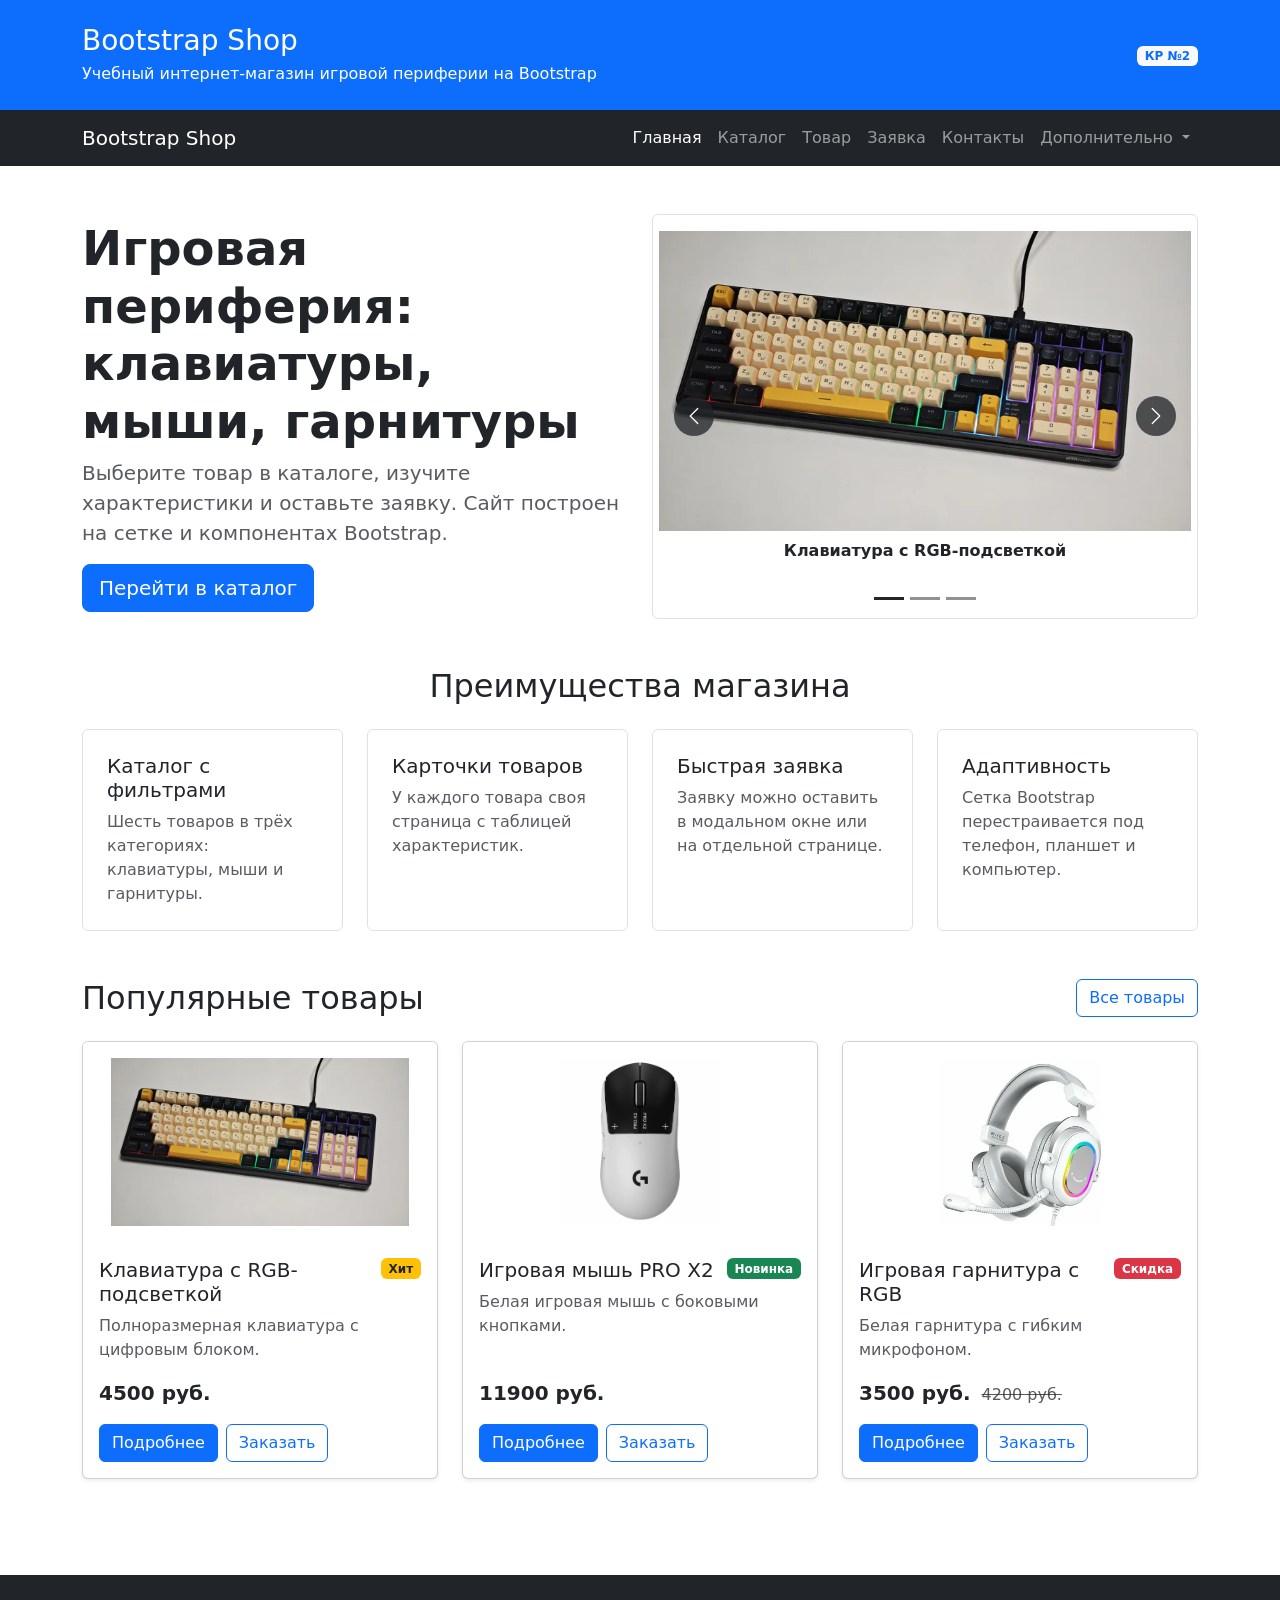
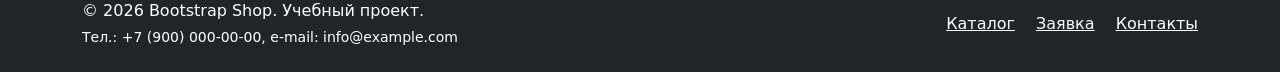
<file: index.html>
<!DOCTYPE html>
<html lang="ru">
<head>
  <meta charset="UTF-8">
  <meta name="viewport" content="width=device-width, initial-scale=1.0">
  <meta name="description" content="Учебный интернет-магазин игровой периферии на Bootstrap: клавиатуры, мыши и гарнитуры.">
  <title>Главная — Bootstrap Shop</title>
  <link rel="stylesheet" href="vendor/bootstrap/css/bootstrap.min.css">
  <link rel="stylesheet" href="css/custom.css">
</head>
<body>
  <a class="visually-hidden-focusable" href="#main">Перейти к содержимому</a>

  <header class="bg-primary text-white py-4">
    <div class="container">
      <div class="row align-items-center">
        <div class="col-12 col-md-8">
          <p class="h3 mb-1">Bootstrap Shop</p>
          <p class="mb-0">Учебный интернет-магазин игровой периферии на Bootstrap</p>
        </div>
        <div class="col-12 col-md-4 text-md-end mt-3 mt-md-0">
          <span class="badge bg-light text-primary">КР №2</span>
        </div>
      </div>
    </div>
  </header>

  <nav class="navbar navbar-expand-lg navbar-dark bg-dark" aria-label="Основная навигация">
    <div class="container">
      <a class="navbar-brand" href="index.html">Bootstrap Shop</a>
      <button
        class="navbar-toggler"
        type="button"
        data-bs-toggle="collapse"
        data-bs-target="#mainNavbar"
        aria-controls="mainNavbar"
        aria-expanded="false"
        aria-label="Переключить навигацию"
      >
        <span class="navbar-toggler-icon"></span>
      </button>
      <div class="collapse navbar-collapse" id="mainNavbar">
        <ul class="navbar-nav ms-auto">
          <li class="nav-item">
            <a class="nav-link active" aria-current="page" href="index.html">Главная</a>
          </li>
          <li class="nav-item">
            <a class="nav-link" href="catalog.html">Каталог</a>
          </li>
          <li class="nav-item">
            <a class="nav-link" href="product.html">Товар</a>
          </li>
          <li class="nav-item">
            <a class="nav-link" href="order.html">Заявка</a>
          </li>
          <li class="nav-item">
            <a class="nav-link" href="contacts.html">Контакты</a>
          </li>
          <li class="nav-item dropdown">
            <a
              class="nav-link dropdown-toggle"
              href="#"
              role="button"
              data-bs-toggle="dropdown"
              aria-expanded="false"
            >
              Дополнительно
            </a>
            <ul class="dropdown-menu dropdown-menu-end">
              <li><a class="dropdown-item" href="catalog.html">Все товары</a></li>
              <li><a class="dropdown-item" href="order.html">Оформить заявку</a></li>
              <li><a class="dropdown-item" href="index.html#popular">Популярное</a></li>
              <li><a class="dropdown-item" href="contacts.html">Контакты</a></li>
            </ul>
          </li>
        </ul>
      </div>
    </div>
  </nav>

  <main id="main">

    <!-- Hero-блок -->
    <section class="container my-5" aria-labelledby="hero-title">
      <div class="row align-items-center g-4">
        <div class="col-12 col-lg-6">
          <h1 class="display-5 fw-bold" id="hero-title">Игровая периферия: клавиатуры, мыши, гарнитуры</h1>
          <p class="lead text-muted">
            Выберите товар в каталоге, изучите характеристики
            и оставьте заявку. Сайт построен на сетке и компонентах Bootstrap.
          </p>
          <a class="btn btn-primary btn-lg" href="catalog.html">Перейти в каталог</a>
        </div>
        <div class="col-12 col-lg-6">
          <div id="heroCarousel" class="carousel slide bg-white border rounded overflow-hidden pt-3" data-bs-ride="false" aria-label="Популярные товары">
            <div class="carousel-inner">
            <div class="carousel-item active">
              <a class="text-decoration-none text-body" href="product.html">
                <img src="images/product-1.png" class="d-block w-100 carousel-img" alt="Клавиатура с цифровым блоком, чёрно-бежево-жёлтые клавиши, RGB-подсветка" width="760" height="428">
                <p class="text-center fw-semibold mt-2 mb-4">Клавиатура с RGB-подсветкой</p>
              </a>
            </div>
            <div class="carousel-item">
              <a class="text-decoration-none text-body" href="product-2.html">
                <img src="images/product-2.png" class="d-block w-100 carousel-img" alt="Белая игровая мышь PRO X2 с чёрной верхней панелью, вид сверху" width="779" height="800">
                <p class="text-center fw-semibold mt-2 mb-4">Игровая мышь PRO X2</p>
              </a>
            </div>
            <div class="carousel-item">
              <a class="text-decoration-none text-body" href="product-3.html">
                <img src="images/product-3.png" class="d-block w-100 carousel-img" alt="Белая игровая гарнитура с RGB-кольцом на чашке и микрофоном" width="307" height="320">
                <p class="text-center fw-semibold mt-2 mb-4">Игровая гарнитура с RGB</p>
              </a>
            </div>
            </div>
            <div class="carousel-indicators carousel-indicators-bottom">
            <button type="button" data-bs-target="#heroCarousel" data-bs-slide-to="0" class="active" aria-current="true" aria-label="Слайд 1"></button>
            <button type="button" data-bs-target="#heroCarousel" data-bs-slide-to="1" aria-label="Слайд 2"></button>
            <button type="button" data-bs-target="#heroCarousel" data-bs-slide-to="2" aria-label="Слайд 3"></button>
            </div>
            <button class="carousel-control-prev" type="button" data-bs-target="#heroCarousel" data-bs-slide="prev">
              <span class="carousel-control-prev-icon" aria-hidden="true"></span>
              <span class="visually-hidden">Предыдущий слайд</span>
            </button>
            <button class="carousel-control-next" type="button" data-bs-target="#heroCarousel" data-bs-slide="next">
              <span class="carousel-control-next-icon" aria-hidden="true"></span>
              <span class="visually-hidden">Следующий слайд</span>
            </button>
          </div>
        </div>
      </div>
    </section>

    <!-- Преимущества -->
    <section class="container my-5" aria-labelledby="adv-title">
      <h2 class="text-center mb-4" id="adv-title">Преимущества магазина</h2>
      <div class="row g-4">
        <div class="col-12 col-md-6 col-lg-3">
          <div class="p-4 border rounded h-100 bg-white">
            <h3 class="h5">Каталог с фильтрами</h3>
            <p class="mb-0 text-muted">Шесть товаров в трёх категориях: клавиатуры, мыши и гарнитуры.</p>
          </div>
        </div>
        <div class="col-12 col-md-6 col-lg-3">
          <div class="p-4 border rounded h-100 bg-white">
            <h3 class="h5">Карточки товаров</h3>
            <p class="mb-0 text-muted">У каждого товара своя страница с таблицей характеристик.</p>
          </div>
        </div>
        <div class="col-12 col-md-6 col-lg-3">
          <div class="p-4 border rounded h-100 bg-white">
            <h3 class="h5">Быстрая заявка</h3>
            <p class="mb-0 text-muted">Заявку можно оставить в модальном окне или на отдельной странице.</p>
          </div>
        </div>
        <div class="col-12 col-md-6 col-lg-3">
          <div class="p-4 border rounded h-100 bg-white">
            <h3 class="h5">Адаптивность</h3>
            <p class="mb-0 text-muted">Сетка Bootstrap перестраивается под телефон, планшет и компьютер.</p>
          </div>
        </div>
      </div>
    </section>

    <!-- Популярные товары -->
    <section class="container my-5" id="popular" aria-labelledby="popular-title">
      <div class="d-flex justify-content-between align-items-center mb-4">
        <h2 class="mb-0" id="popular-title">Популярные товары</h2>
        <a class="btn btn-outline-primary" href="catalog.html">Все товары</a>
      </div>
      <div class="row g-4">
      <div class="col-12 col-md-6 col-lg-4">
        <article class="card h-100 shadow-sm">
          <img src="images/product-1.png" class="card-img-top product-img" alt="Клавиатура с цифровым блоком, чёрно-бежево-жёлтые клавиши, RGB-подсветка" width="760" height="428" loading="lazy">
          <div class="card-body d-flex flex-column">
            <div class="d-flex justify-content-between align-items-start gap-2 mb-2">
              <h3 class="card-title h5 mb-0">Клавиатура с RGB-подсветкой</h3>
              <span class="badge bg-warning text-dark">Хит</span>
            </div>
            <p class="card-text text-muted">Полноразмерная клавиатура с цифровым блоком.</p>
            <p class="fw-bold fs-5 mt-auto mb-3">4500 руб.</p>
            <div class="d-flex flex-wrap gap-2">
              <a class="btn btn-primary" href="product.html">Подробнее</a>
              <button
                class="btn btn-outline-primary"
                type="button"
                data-bs-toggle="modal"
                data-bs-target="#orderModal"
                data-product="Клавиатура с RGB-подсветкой"
              >
                Заказать
              </button>
            </div>
          </div>
        </article>
      </div>
      <div class="col-12 col-md-6 col-lg-4">
        <article class="card h-100 shadow-sm">
          <img src="images/product-2.png" class="card-img-top product-img" alt="Белая игровая мышь PRO X2 с чёрной верхней панелью, вид сверху" width="779" height="800" loading="lazy">
          <div class="card-body d-flex flex-column">
            <div class="d-flex justify-content-between align-items-start gap-2 mb-2">
              <h3 class="card-title h5 mb-0">Игровая мышь PRO X2</h3>
              <span class="badge bg-success">Новинка</span>
            </div>
            <p class="card-text text-muted">Белая игровая мышь с боковыми кнопками.</p>
            <p class="fw-bold fs-5 mt-auto mb-3">11900 руб.</p>
            <div class="d-flex flex-wrap gap-2">
              <a class="btn btn-primary" href="product-2.html">Подробнее</a>
              <button
                class="btn btn-outline-primary"
                type="button"
                data-bs-toggle="modal"
                data-bs-target="#orderModal"
                data-product="Игровая мышь PRO X2"
              >
                Заказать
              </button>
            </div>
          </div>
        </article>
      </div>
      <div class="col-12 col-md-6 col-lg-4">
        <article class="card h-100 shadow-sm">
          <img src="images/product-3.png" class="card-img-top product-img" alt="Белая игровая гарнитура с RGB-кольцом на чашке и микрофоном" width="307" height="320" loading="lazy">
          <div class="card-body d-flex flex-column">
            <div class="d-flex justify-content-between align-items-start gap-2 mb-2">
              <h3 class="card-title h5 mb-0">Игровая гарнитура с RGB</h3>
              <span class="badge bg-danger">Скидка</span>
            </div>
            <p class="card-text text-muted">Белая гарнитура с гибким микрофоном.</p>
            <p class="fw-bold fs-5 mt-auto mb-3">3500 руб. <s class="text-muted ms-1 fs-6 fw-normal">4200 руб.</s></p>
            <div class="d-flex flex-wrap gap-2">
              <a class="btn btn-primary" href="product-3.html">Подробнее</a>
              <button
                class="btn btn-outline-primary"
                type="button"
                data-bs-toggle="modal"
                data-bs-target="#orderModal"
                data-product="Игровая гарнитура с RGB"
              >
                Заказать
              </button>
            </div>
          </div>
        </article>
      </div>
      </div>
    </section>

  </main>

  <footer class="bg-dark text-white py-4 mt-5">
    <div class="container">
      <div class="row align-items-center g-3">
        <div class="col-12 col-md-6">
          <p class="mb-1">&copy; 2026 Bootstrap Shop. Учебный проект.</p>
          <p class="mb-0 small">Тел.: +7 (900) 000-00-00, e-mail: info@example.com</p>
        </div>
        <div class="col-12 col-md-6 text-md-end">
          <a class="text-white me-3" href="catalog.html">Каталог</a>
          <a class="text-white me-3" href="order.html">Заявка</a>
          <a class="text-white" href="contacts.html">Контакты</a>
        </div>
      </div>
    </div>
  </footer>

  <!-- Модальное окно быстрой заявки -->
  <div
    class="modal fade"
    id="orderModal"
    tabindex="-1"
    aria-labelledby="orderModalLabel"
    aria-hidden="true"
  >
    <div class="modal-dialog modal-dialog-centered">
      <div class="modal-content">
        <div class="modal-header">
          <h2 class="modal-title h5" id="orderModalLabel">Быстрая заявка</h2>
          <button type="button" class="btn-close" data-bs-dismiss="modal" aria-label="Закрыть"></button>
        </div>
        <div class="modal-body">
          <p class="mb-3">Товар: <strong id="modal-product-name">Не выбран</strong></p>
          <p class="text-muted">Оставьте контактные данные, и менеджер свяжется с вами.</p>
          <form id="modal-form" class="needs-validation" novalidate>
            <input type="hidden" id="modal-product" name="product">
            <div class="mb-3">
              <label for="modal-name" class="form-label">Имя *</label>
              <input id="modal-name" name="name" type="text" class="form-control" minlength="2" autocomplete="given-name" required>
              <div class="invalid-feedback">Введите имя (минимум 2 символа).</div>
            </div>
            <div class="mb-3">
              <label for="modal-phone" class="form-label">Телефон *</label>
              <div class="input-group">
                <span class="input-group-text">+7</span>
                <input id="modal-phone" name="phone" type="tel" class="form-control" placeholder="900 000-00-00"
                  pattern="\d{3} \d{3}-\d{2}-\d{2}" autocomplete="tel-national" required>
                <div class="invalid-feedback">Формат: 900 000-00-00.</div>
              </div>
            </div>
            <div class="form-check">
              <input id="modal-agree" name="agreement" class="form-check-input" type="checkbox" required>
              <label class="form-check-label" for="modal-agree">Согласен на обработку данных *</label>
              <div class="invalid-feedback">Необходимо согласие на обработку данных.</div>
            </div>
          </form>
        </div>
        <div class="modal-footer">
          <button type="button" class="btn btn-secondary" data-bs-dismiss="modal">Закрыть</button>
          <button type="submit" class="btn btn-primary" form="modal-form">Отправить</button>
        </div>
      </div>
    </div>
  </div>

  <!-- Уведомление об успешной отправке -->
  <div class="toast-container position-fixed bottom-0 end-0 p-3">
    <div id="successToast" class="toast text-bg-success" role="status" aria-live="polite" aria-atomic="true">
      <div class="d-flex">
        <div class="toast-body">Заявка отправлена. Менеджер свяжется с вами.</div>
        <button type="button" class="btn-close btn-close-white me-2 m-auto" data-bs-dismiss="toast" aria-label="Закрыть"></button>
      </div>
    </div>
  </div>

  <script src="vendor/bootstrap/js/bootstrap.bundle.min.js"></script>
  <script src="js/main.js"></script>
</body>
</html>
</file>
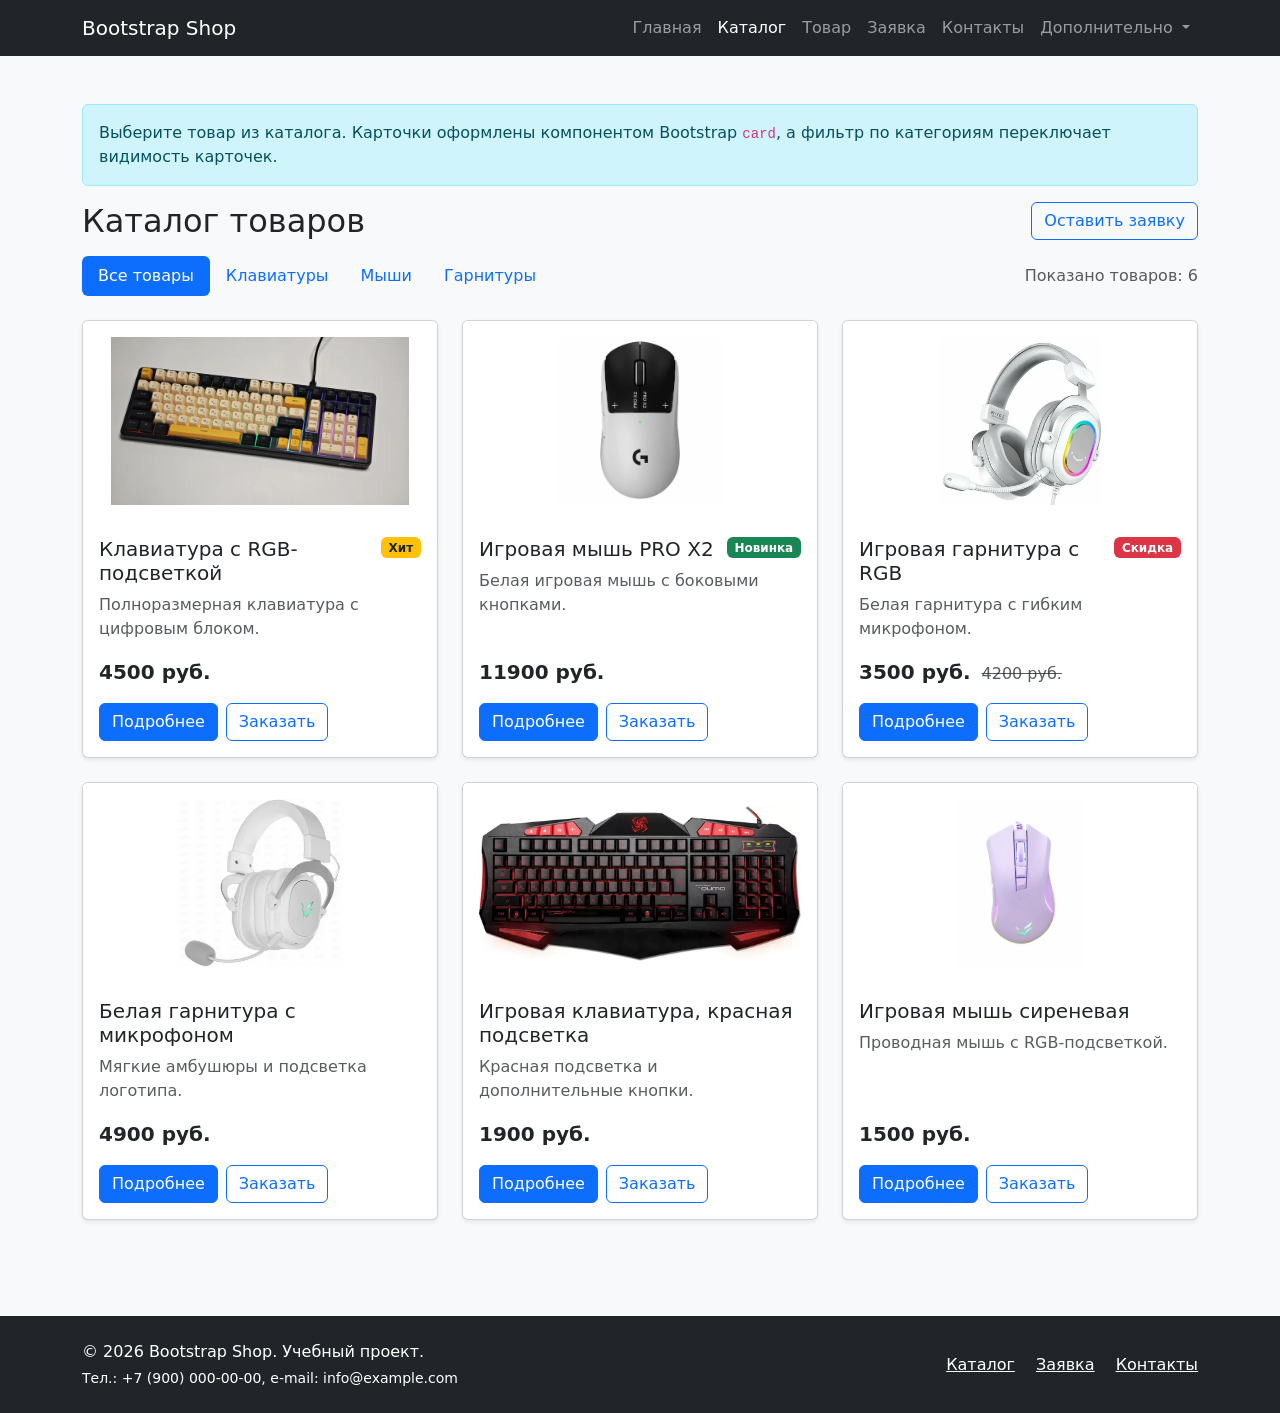
<file: catalog.html>
<!DOCTYPE html>
<html lang="ru">
<head>
  <meta charset="UTF-8">
  <meta name="viewport" content="width=device-width, initial-scale=1.0">
  <meta name="description" content="Каталог товаров учебного интернет-магазина: клавиатуры, мыши и гарнитуры с фильтром по категориям.">
  <title>Каталог — Bootstrap Shop</title>
  <link rel="stylesheet" href="vendor/bootstrap/css/bootstrap.min.css">
  <link rel="stylesheet" href="css/custom.css">
</head>
<body class="bg-light">
  <a class="visually-hidden-focusable" href="#main">Перейти к содержимому</a>
  <nav class="navbar navbar-expand-lg navbar-dark bg-dark" aria-label="Основная навигация">
    <div class="container">
      <a class="navbar-brand" href="index.html">Bootstrap Shop</a>
      <button
        class="navbar-toggler"
        type="button"
        data-bs-toggle="collapse"
        data-bs-target="#mainNavbar"
        aria-controls="mainNavbar"
        aria-expanded="false"
        aria-label="Переключить навигацию"
      >
        <span class="navbar-toggler-icon"></span>
      </button>
      <div class="collapse navbar-collapse" id="mainNavbar">
        <ul class="navbar-nav ms-auto">
          <li class="nav-item">
            <a class="nav-link" href="index.html">Главная</a>
          </li>
          <li class="nav-item">
            <a class="nav-link active" aria-current="page" href="catalog.html">Каталог</a>
          </li>
          <li class="nav-item">
            <a class="nav-link" href="product.html">Товар</a>
          </li>
          <li class="nav-item">
            <a class="nav-link" href="order.html">Заявка</a>
          </li>
          <li class="nav-item">
            <a class="nav-link" href="contacts.html">Контакты</a>
          </li>
          <li class="nav-item dropdown">
            <a
              class="nav-link dropdown-toggle"
              href="#"
              role="button"
              data-bs-toggle="dropdown"
              aria-expanded="false"
            >
              Дополнительно
            </a>
            <ul class="dropdown-menu dropdown-menu-end">
              <li><a class="dropdown-item" href="catalog.html">Все товары</a></li>
              <li><a class="dropdown-item" href="order.html">Оформить заявку</a></li>
              <li><a class="dropdown-item" href="index.html#popular">Популярное</a></li>
              <li><a class="dropdown-item" href="contacts.html">Контакты</a></li>
            </ul>
          </li>
        </ul>
      </div>
    </div>
  </nav>

  <main id="main" class="container my-5">
    <div class="alert alert-info" role="alert">
      Выберите товар из каталога. Карточки оформлены компонентом Bootstrap <code>card</code>,
      а фильтр по категориям переключает видимость карточек.
    </div>

    <div class="d-flex flex-wrap justify-content-between align-items-center gap-2 mb-3">
      <h1 class="h2 mb-0">Каталог товаров</h1>
      <a class="btn btn-outline-primary" href="order.html">Оставить заявку</a>
    </div>

    <div class="d-flex flex-wrap justify-content-between align-items-center gap-2 mb-4">
      <ul class="nav nav-pills" aria-label="Фильтр по категориям">
        <li class="nav-item">
          <button class="nav-link active" type="button" data-filter="all" aria-pressed="true">Все товары</button>
        </li>
        <li class="nav-item">
          <button class="nav-link" type="button" data-filter="keyboards" aria-pressed="false">Клавиатуры</button>
        </li>
        <li class="nav-item">
          <button class="nav-link" type="button" data-filter="mice" aria-pressed="false">Мыши</button>
        </li>
        <li class="nav-item">
          <button class="nav-link" type="button" data-filter="headsets" aria-pressed="false">Гарнитуры</button>
        </li>
      </ul>
      <p class="mb-0 text-muted" aria-live="polite">Показано товаров: <span id="catalog-count">6</span></p>
    </div>

    <div class="row g-4">
      <div class="col-12 col-md-6 col-lg-4" data-category="keyboards">
        <article class="card h-100 shadow-sm">
          <img src="images/product-1.png" class="card-img-top product-img" alt="Клавиатура с цифровым блоком, чёрно-бежево-жёлтые клавиши, RGB-подсветка" width="760" height="428" loading="lazy">
          <div class="card-body d-flex flex-column">
            <div class="d-flex justify-content-between align-items-start gap-2 mb-2">
              <h2 class="card-title h5 mb-0">Клавиатура с RGB-подсветкой</h2>
              <span class="badge bg-warning text-dark">Хит</span>
            </div>
            <p class="card-text text-muted">Полноразмерная клавиатура с цифровым блоком.</p>
            <p class="fw-bold fs-5 mt-auto mb-3">4500 руб.</p>
            <div class="d-flex flex-wrap gap-2">
              <a class="btn btn-primary" href="product.html">Подробнее</a>
              <button
                class="btn btn-outline-primary"
                type="button"
                data-bs-toggle="modal"
                data-bs-target="#orderModal"
                data-product="Клавиатура с RGB-подсветкой"
              >
                Заказать
              </button>
            </div>
          </div>
        </article>
      </div>
      <div class="col-12 col-md-6 col-lg-4" data-category="mice">
        <article class="card h-100 shadow-sm">
          <img src="images/product-2.png" class="card-img-top product-img" alt="Белая игровая мышь PRO X2 с чёрной верхней панелью, вид сверху" width="779" height="800" loading="lazy">
          <div class="card-body d-flex flex-column">
            <div class="d-flex justify-content-between align-items-start gap-2 mb-2">
              <h2 class="card-title h5 mb-0">Игровая мышь PRO X2</h2>
              <span class="badge bg-success">Новинка</span>
            </div>
            <p class="card-text text-muted">Белая игровая мышь с боковыми кнопками.</p>
            <p class="fw-bold fs-5 mt-auto mb-3">11900 руб.</p>
            <div class="d-flex flex-wrap gap-2">
              <a class="btn btn-primary" href="product-2.html">Подробнее</a>
              <button
                class="btn btn-outline-primary"
                type="button"
                data-bs-toggle="modal"
                data-bs-target="#orderModal"
                data-product="Игровая мышь PRO X2"
              >
                Заказать
              </button>
            </div>
          </div>
        </article>
      </div>
      <div class="col-12 col-md-6 col-lg-4" data-category="headsets">
        <article class="card h-100 shadow-sm">
          <img src="images/product-3.png" class="card-img-top product-img" alt="Белая игровая гарнитура с RGB-кольцом на чашке и микрофоном" width="307" height="320" loading="lazy">
          <div class="card-body d-flex flex-column">
            <div class="d-flex justify-content-between align-items-start gap-2 mb-2">
              <h2 class="card-title h5 mb-0">Игровая гарнитура с RGB</h2>
              <span class="badge bg-danger">Скидка</span>
            </div>
            <p class="card-text text-muted">Белая гарнитура с гибким микрофоном.</p>
            <p class="fw-bold fs-5 mt-auto mb-3">3500 руб. <s class="text-muted ms-1 fs-6 fw-normal">4200 руб.</s></p>
            <div class="d-flex flex-wrap gap-2">
              <a class="btn btn-primary" href="product-3.html">Подробнее</a>
              <button
                class="btn btn-outline-primary"
                type="button"
                data-bs-toggle="modal"
                data-bs-target="#orderModal"
                data-product="Игровая гарнитура с RGB"
              >
                Заказать
              </button>
            </div>
          </div>
        </article>
      </div>
      <div class="col-12 col-md-6 col-lg-4" data-category="headsets">
        <article class="card h-100 shadow-sm">
          <img src="images/product-4.png" class="card-img-top product-img" alt="Белая гарнитура с микрофоном и подсвеченным логотипом на чашке" width="320" height="320" loading="lazy">
          <div class="card-body d-flex flex-column">
            <div class="d-flex justify-content-between align-items-start gap-2 mb-2">
              <h2 class="card-title h5 mb-0">Белая гарнитура с микрофоном</h2>
              
            </div>
            <p class="card-text text-muted">Мягкие амбушюры и подсветка логотипа.</p>
            <p class="fw-bold fs-5 mt-auto mb-3">4900 руб.</p>
            <div class="d-flex flex-wrap gap-2">
              <a class="btn btn-primary" href="product-4.html">Подробнее</a>
              <button
                class="btn btn-outline-primary"
                type="button"
                data-bs-toggle="modal"
                data-bs-target="#orderModal"
                data-product="Белая гарнитура с микрофоном"
              >
                Заказать
              </button>
            </div>
          </div>
        </article>
      </div>
      <div class="col-12 col-md-6 col-lg-4" data-category="keyboards">
        <article class="card h-100 shadow-sm">
          <img src="images/product-5.png" class="card-img-top product-img" alt="Чёрная игровая клавиатура с красной подсветкой клавиш" width="480" height="230" loading="lazy">
          <div class="card-body d-flex flex-column">
            <div class="d-flex justify-content-between align-items-start gap-2 mb-2">
              <h2 class="card-title h5 mb-0">Игровая клавиатура, красная подсветка</h2>
              
            </div>
            <p class="card-text text-muted">Красная подсветка и дополнительные кнопки.</p>
            <p class="fw-bold fs-5 mt-auto mb-3">1900 руб.</p>
            <div class="d-flex flex-wrap gap-2">
              <a class="btn btn-primary" href="product-5.html">Подробнее</a>
              <button
                class="btn btn-outline-primary"
                type="button"
                data-bs-toggle="modal"
                data-bs-target="#orderModal"
                data-product="Игровая клавиатура, красная подсветка"
              >
                Заказать
              </button>
            </div>
          </div>
        </article>
      </div>
      <div class="col-12 col-md-6 col-lg-4" data-category="mice">
        <article class="card h-100 shadow-sm">
          <img src="images/product-6.png" class="card-img-top product-img" alt="Сиреневая проводная игровая мышь с RGB-подсветкой" width="600" height="800" loading="lazy">
          <div class="card-body d-flex flex-column">
            <div class="d-flex justify-content-between align-items-start gap-2 mb-2">
              <h2 class="card-title h5 mb-0">Игровая мышь сиреневая</h2>
              
            </div>
            <p class="card-text text-muted">Проводная мышь с RGB-подсветкой.</p>
            <p class="fw-bold fs-5 mt-auto mb-3">1500 руб.</p>
            <div class="d-flex flex-wrap gap-2">
              <a class="btn btn-primary" href="product-6.html">Подробнее</a>
              <button
                class="btn btn-outline-primary"
                type="button"
                data-bs-toggle="modal"
                data-bs-target="#orderModal"
                data-product="Игровая мышь сиреневая"
              >
                Заказать
              </button>
            </div>
          </div>
        </article>
      </div>
    </div>
  </main>

  <footer class="bg-dark text-white py-4 mt-5">
    <div class="container">
      <div class="row align-items-center g-3">
        <div class="col-12 col-md-6">
          <p class="mb-1">&copy; 2026 Bootstrap Shop. Учебный проект.</p>
          <p class="mb-0 small">Тел.: +7 (900) 000-00-00, e-mail: info@example.com</p>
        </div>
        <div class="col-12 col-md-6 text-md-end">
          <a class="text-white me-3" href="catalog.html">Каталог</a>
          <a class="text-white me-3" href="order.html">Заявка</a>
          <a class="text-white" href="contacts.html">Контакты</a>
        </div>
      </div>
    </div>
  </footer>

  <!-- Модальное окно быстрой заявки -->
  <div
    class="modal fade"
    id="orderModal"
    tabindex="-1"
    aria-labelledby="orderModalLabel"
    aria-hidden="true"
  >
    <div class="modal-dialog modal-dialog-centered">
      <div class="modal-content">
        <div class="modal-header">
          <h2 class="modal-title h5" id="orderModalLabel">Быстрая заявка</h2>
          <button type="button" class="btn-close" data-bs-dismiss="modal" aria-label="Закрыть"></button>
        </div>
        <div class="modal-body">
          <p class="mb-3">Товар: <strong id="modal-product-name">Не выбран</strong></p>
          <p class="text-muted">Оставьте контактные данные, и менеджер свяжется с вами.</p>
          <form id="modal-form" class="needs-validation" novalidate>
            <input type="hidden" id="modal-product" name="product">
            <div class="mb-3">
              <label for="modal-name" class="form-label">Имя *</label>
              <input id="modal-name" name="name" type="text" class="form-control" minlength="2" autocomplete="given-name" required>
              <div class="invalid-feedback">Введите имя (минимум 2 символа).</div>
            </div>
            <div class="mb-3">
              <label for="modal-phone" class="form-label">Телефон *</label>
              <div class="input-group">
                <span class="input-group-text">+7</span>
                <input id="modal-phone" name="phone" type="tel" class="form-control" placeholder="900 000-00-00"
                  pattern="\d{3} \d{3}-\d{2}-\d{2}" autocomplete="tel-national" required>
                <div class="invalid-feedback">Формат: 900 000-00-00.</div>
              </div>
            </div>
            <div class="form-check">
              <input id="modal-agree" name="agreement" class="form-check-input" type="checkbox" required>
              <label class="form-check-label" for="modal-agree">Согласен на обработку данных *</label>
              <div class="invalid-feedback">Необходимо согласие на обработку данных.</div>
            </div>
          </form>
        </div>
        <div class="modal-footer">
          <button type="button" class="btn btn-secondary" data-bs-dismiss="modal">Закрыть</button>
          <button type="submit" class="btn btn-primary" form="modal-form">Отправить</button>
        </div>
      </div>
    </div>
  </div>

  <!-- Уведомление об успешной отправке -->
  <div class="toast-container position-fixed bottom-0 end-0 p-3">
    <div id="successToast" class="toast text-bg-success" role="status" aria-live="polite" aria-atomic="true">
      <div class="d-flex">
        <div class="toast-body">Заявка отправлена. Менеджер свяжется с вами.</div>
        <button type="button" class="btn-close btn-close-white me-2 m-auto" data-bs-dismiss="toast" aria-label="Закрыть"></button>
      </div>
    </div>
  </div>

  <script src="vendor/bootstrap/js/bootstrap.bundle.min.js"></script>
  <script src="js/main.js"></script>
</body>
</html>
</file>
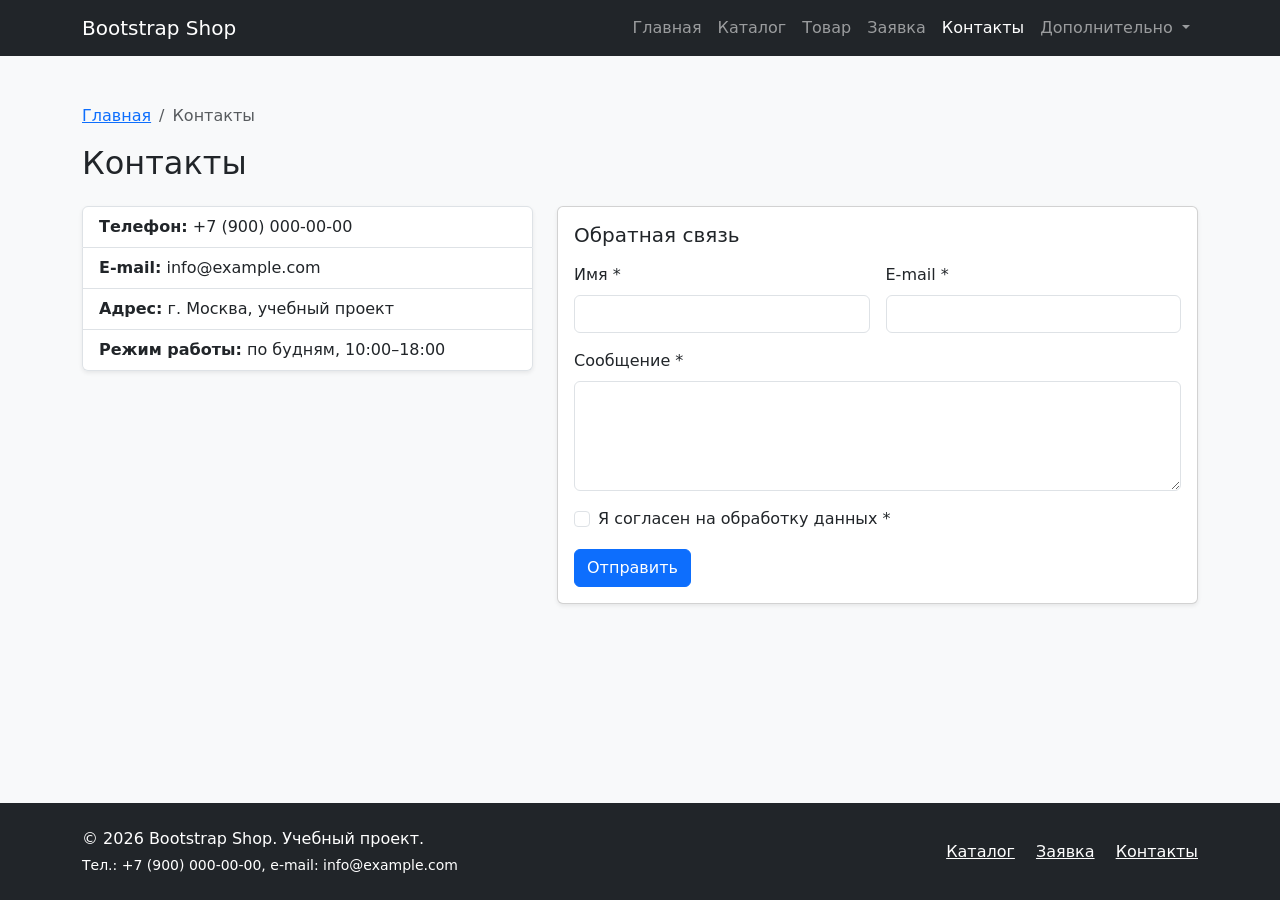
<file: contacts.html>
<!DOCTYPE html>
<html lang="ru">
<head>
  <meta charset="UTF-8">
  <meta name="viewport" content="width=device-width, initial-scale=1.0">
  <meta name="description" content="Контактная информация учебного интернет-магазина и форма обратной связи.">
  <title>Контакты — Bootstrap Shop</title>
  <link rel="stylesheet" href="vendor/bootstrap/css/bootstrap.min.css">
  <link rel="stylesheet" href="css/custom.css">
</head>
<body class="bg-light">
  <a class="visually-hidden-focusable" href="#main">Перейти к содержимому</a>
  <nav class="navbar navbar-expand-lg navbar-dark bg-dark" aria-label="Основная навигация">
    <div class="container">
      <a class="navbar-brand" href="index.html">Bootstrap Shop</a>
      <button
        class="navbar-toggler"
        type="button"
        data-bs-toggle="collapse"
        data-bs-target="#mainNavbar"
        aria-controls="mainNavbar"
        aria-expanded="false"
        aria-label="Переключить навигацию"
      >
        <span class="navbar-toggler-icon"></span>
      </button>
      <div class="collapse navbar-collapse" id="mainNavbar">
        <ul class="navbar-nav ms-auto">
          <li class="nav-item">
            <a class="nav-link" href="index.html">Главная</a>
          </li>
          <li class="nav-item">
            <a class="nav-link" href="catalog.html">Каталог</a>
          </li>
          <li class="nav-item">
            <a class="nav-link" href="product.html">Товар</a>
          </li>
          <li class="nav-item">
            <a class="nav-link" href="order.html">Заявка</a>
          </li>
          <li class="nav-item">
            <a class="nav-link active" aria-current="page" href="contacts.html">Контакты</a>
          </li>
          <li class="nav-item dropdown">
            <a
              class="nav-link dropdown-toggle"
              href="#"
              role="button"
              data-bs-toggle="dropdown"
              aria-expanded="false"
            >
              Дополнительно
            </a>
            <ul class="dropdown-menu dropdown-menu-end">
              <li><a class="dropdown-item" href="catalog.html">Все товары</a></li>
              <li><a class="dropdown-item" href="order.html">Оформить заявку</a></li>
              <li><a class="dropdown-item" href="index.html#popular">Популярное</a></li>
              <li><a class="dropdown-item" href="contacts.html">Контакты</a></li>
            </ul>
          </li>
        </ul>
      </div>
    </div>
  </nav>

  <main id="main" class="container my-5">
    <nav aria-label="breadcrumb">
      <ol class="breadcrumb">
        <li class="breadcrumb-item"><a href="index.html">Главная</a></li>
        <li class="breadcrumb-item active" aria-current="page">Контакты</li>
      </ol>
    </nav>

    <h1 class="h2 mb-4">Контакты</h1>

    <div class="row g-4">
      <div class="col-12 col-lg-5">
        <ul class="list-group shadow-sm">
          <li class="list-group-item"><strong>Телефон:</strong> +7 (900) 000-00-00</li>
          <li class="list-group-item"><strong>E-mail:</strong> info@example.com</li>
          <li class="list-group-item"><strong>Адрес:</strong> г. Москва, учебный проект</li>
          <li class="list-group-item"><strong>Режим работы:</strong> по будням, 10:00–18:00</li>
        </ul>
      </div>
      <div class="col-12 col-lg-7">
        <div class="card shadow-sm">
          <div class="card-body">
            <h2 class="h5 mb-3">Обратная связь</h2>
            <form id="contact-form" class="needs-validation" action="#" method="post" novalidate>
              <div class="row g-3">
                <div class="col-12 col-md-6">
                  <label for="contact-name" class="form-label">Имя *</label>
                  <input id="contact-name" name="name" type="text" class="form-control" minlength="2" autocomplete="given-name" required>
                  <div class="invalid-feedback">Введите имя (минимум 2 символа).</div>
                </div>
                <div class="col-12 col-md-6">
                  <label for="contact-email" class="form-label">E-mail *</label>
                  <input id="contact-email" name="email" type="email" class="form-control" autocomplete="email" required>
                  <div class="invalid-feedback">Введите корректный e-mail.</div>
                </div>
                <div class="col-12">
                  <label for="contact-message" class="form-label">Сообщение *</label>
                  <textarea id="contact-message" name="message" class="form-control" rows="4" required></textarea>
                  <div class="invalid-feedback">Напишите сообщение.</div>
                </div>
                <div class="col-12">
                  <div class="form-check">
                    <input id="contact-agree" name="agreement" class="form-check-input" type="checkbox" required>
                    <label class="form-check-label" for="contact-agree">Я согласен на обработку данных *</label>
                    <div class="invalid-feedback">Необходимо согласие на обработку данных.</div>
                  </div>
                </div>
                <div class="col-12">
                  <button class="btn btn-primary" type="submit">Отправить</button>
                </div>
              </div>
            </form>
          </div>
        </div>
      </div>
    </div>
  </main>

  <footer class="bg-dark text-white py-4 mt-5">
    <div class="container">
      <div class="row align-items-center g-3">
        <div class="col-12 col-md-6">
          <p class="mb-1">&copy; 2026 Bootstrap Shop. Учебный проект.</p>
          <p class="mb-0 small">Тел.: +7 (900) 000-00-00, e-mail: info@example.com</p>
        </div>
        <div class="col-12 col-md-6 text-md-end">
          <a class="text-white me-3" href="catalog.html">Каталог</a>
          <a class="text-white me-3" href="order.html">Заявка</a>
          <a class="text-white" href="contacts.html">Контакты</a>
        </div>
      </div>
    </div>
  </footer>

  <!-- Уведомление об успешной отправке -->
  <div class="toast-container position-fixed bottom-0 end-0 p-3">
    <div id="successToast" class="toast text-bg-success" role="status" aria-live="polite" aria-atomic="true">
      <div class="d-flex">
        <div class="toast-body">Заявка отправлена. Менеджер свяжется с вами.</div>
        <button type="button" class="btn-close btn-close-white me-2 m-auto" data-bs-dismiss="toast" aria-label="Закрыть"></button>
      </div>
    </div>
  </div>

  <script src="vendor/bootstrap/js/bootstrap.bundle.min.js"></script>
  <script src="js/main.js"></script>
</body>
</html>
</file>
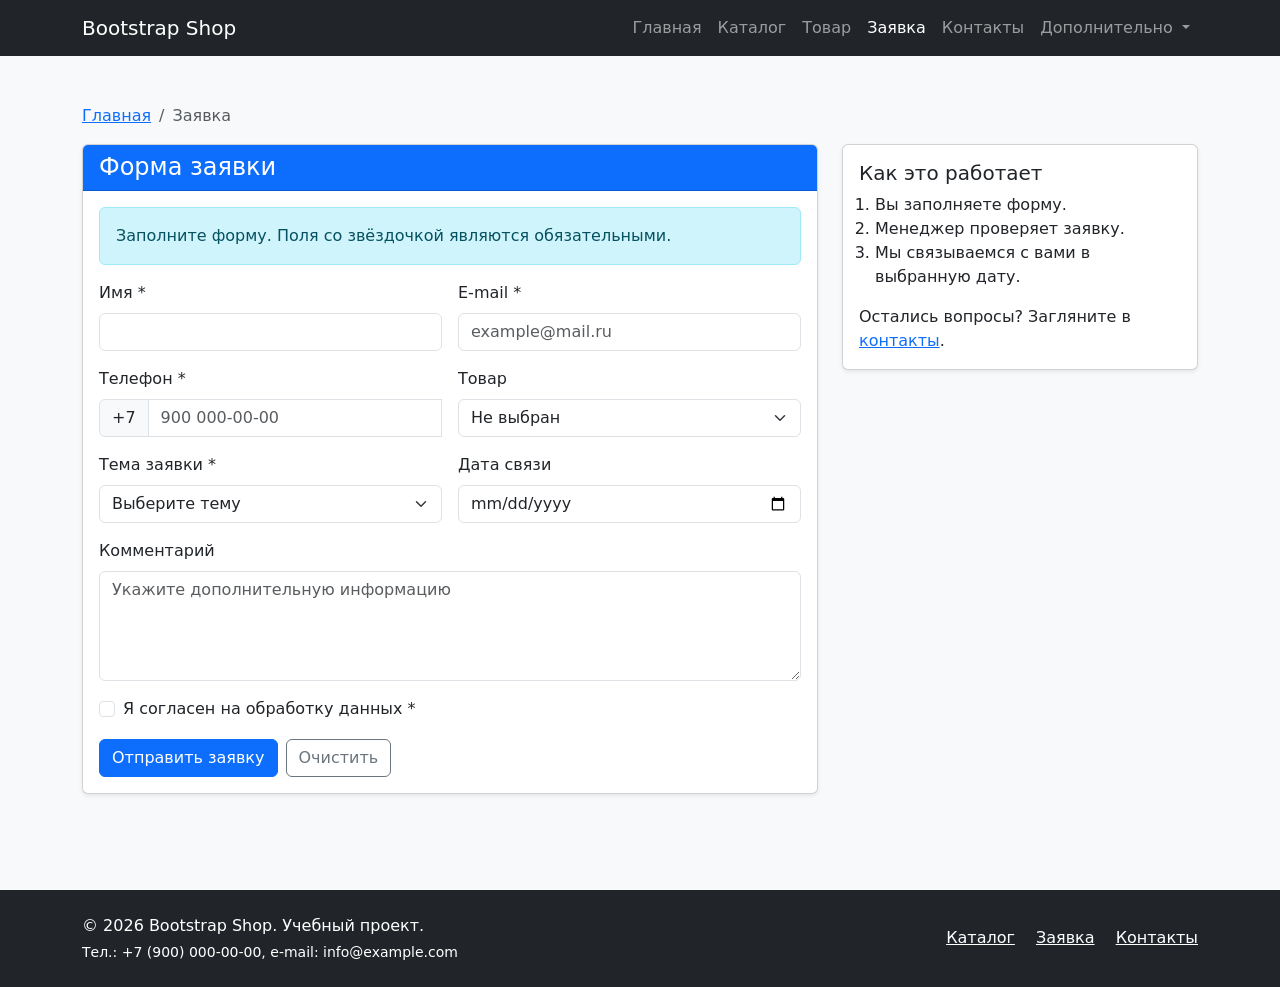
<file: order.html>
<!DOCTYPE html>
<html lang="ru">
<head>
  <meta charset="UTF-8">
  <meta name="viewport" content="width=device-width, initial-scale=1.0">
  <meta name="description" content="Форма заявки учебного интернет-магазина: имя, e-mail, телефон, выбор товара и комментарий.">
  <title>Заявка — Bootstrap Shop</title>
  <link rel="stylesheet" href="vendor/bootstrap/css/bootstrap.min.css">
  <link rel="stylesheet" href="css/custom.css">
</head>
<body class="bg-light">
  <a class="visually-hidden-focusable" href="#main">Перейти к содержимому</a>
  <nav class="navbar navbar-expand-lg navbar-dark bg-dark" aria-label="Основная навигация">
    <div class="container">
      <a class="navbar-brand" href="index.html">Bootstrap Shop</a>
      <button
        class="navbar-toggler"
        type="button"
        data-bs-toggle="collapse"
        data-bs-target="#mainNavbar"
        aria-controls="mainNavbar"
        aria-expanded="false"
        aria-label="Переключить навигацию"
      >
        <span class="navbar-toggler-icon"></span>
      </button>
      <div class="collapse navbar-collapse" id="mainNavbar">
        <ul class="navbar-nav ms-auto">
          <li class="nav-item">
            <a class="nav-link" href="index.html">Главная</a>
          </li>
          <li class="nav-item">
            <a class="nav-link" href="catalog.html">Каталог</a>
          </li>
          <li class="nav-item">
            <a class="nav-link" href="product.html">Товар</a>
          </li>
          <li class="nav-item">
            <a class="nav-link active" aria-current="page" href="order.html">Заявка</a>
          </li>
          <li class="nav-item">
            <a class="nav-link" href="contacts.html">Контакты</a>
          </li>
          <li class="nav-item dropdown">
            <a
              class="nav-link dropdown-toggle"
              href="#"
              role="button"
              data-bs-toggle="dropdown"
              aria-expanded="false"
            >
              Дополнительно
            </a>
            <ul class="dropdown-menu dropdown-menu-end">
              <li><a class="dropdown-item" href="catalog.html">Все товары</a></li>
              <li><a class="dropdown-item" href="order.html">Оформить заявку</a></li>
              <li><a class="dropdown-item" href="index.html#popular">Популярное</a></li>
              <li><a class="dropdown-item" href="contacts.html">Контакты</a></li>
            </ul>
          </li>
        </ul>
      </div>
    </div>
  </nav>

  <main id="main" class="container my-5">
    <nav aria-label="breadcrumb">
      <ol class="breadcrumb">
        <li class="breadcrumb-item"><a href="index.html">Главная</a></li>
        <li class="breadcrumb-item active" aria-current="page">Заявка</li>
      </ol>
    </nav>

    <div class="row g-4">
      <div class="col-12 col-lg-8">
        <div class="card shadow-sm">
          <div class="card-header bg-primary text-white">
            <h1 class="h4 mb-0">Форма заявки</h1>
          </div>
          <div class="card-body">
            <div class="alert alert-info" role="alert">
              Заполните форму. Поля со звёздочкой являются обязательными.
            </div>
            <form id="order-form" class="needs-validation" action="#" method="post" novalidate>
              <div class="row g-3">
                <div class="col-12 col-md-6">
                  <label for="order-name" class="form-label">Имя *</label>
                  <input id="order-name" name="name" type="text" class="form-control" minlength="2" autocomplete="given-name" required>
                  <div class="invalid-feedback">Введите имя (минимум 2 символа).</div>
                </div>
                <div class="col-12 col-md-6">
                  <label for="order-email" class="form-label">E-mail *</label>
                  <input id="order-email" name="email" type="email" class="form-control" placeholder="example@mail.ru" autocomplete="email" required>
                  <div class="invalid-feedback">Введите корректный e-mail, например example@mail.ru.</div>
                </div>
                <div class="col-12 col-md-6">
                  <label for="order-phone" class="form-label">Телефон *</label>
                  <div class="input-group">
                    <span class="input-group-text">+7</span>
                    <input id="order-phone" name="phone" type="tel" class="form-control" placeholder="900 000-00-00"
                      pattern="\d{3} \d{3}-\d{2}-\d{2}" autocomplete="tel-national" required>
                    <div class="invalid-feedback">Формат: 900 000-00-00.</div>
                  </div>
                </div>
                <div class="col-12 col-md-6">
                  <label for="order-product" class="form-label">Товар</label>
                  <select id="order-product" name="product" class="form-select">
                    <option value="" selected>Не выбран</option>
                    <option value="1">Клавиатура с RGB-подсветкой</option>
                    <option value="2">Игровая мышь PRO X2</option>
                    <option value="3">Игровая гарнитура с RGB</option>
                    <option value="4">Белая гарнитура с микрофоном</option>
                    <option value="5">Игровая клавиатура, красная подсветка</option>
                    <option value="6">Игровая мышь сиреневая</option>
                  </select>
                </div>
                <div class="col-12 col-md-6">
                  <label for="order-topic" class="form-label">Тема заявки *</label>
                  <select id="order-topic" name="topic" class="form-select" required>
                    <option value="" selected>Выберите тему</option>
                    <option value="product">Заказ товара</option>
                    <option value="consultation">Консультация</option>
                    <option value="delivery">Доставка</option>
                  </select>
                  <div class="invalid-feedback">Выберите тему заявки.</div>
                </div>
                <div class="col-12 col-md-6">
                  <label for="order-date" class="form-label">Дата связи</label>
                  <input id="order-date" name="date" type="date" class="form-control">
                </div>
                <div class="col-12">
                  <label for="order-comment" class="form-label">Комментарий</label>
                  <textarea id="order-comment" name="comment" class="form-control" rows="4" placeholder="Укажите дополнительную информацию"></textarea>
                </div>
                <div class="col-12">
                  <div class="form-check">
                    <input id="order-agree" name="agreement" class="form-check-input" type="checkbox" required>
                    <label class="form-check-label" for="order-agree">Я согласен на обработку данных *</label>
                    <div class="invalid-feedback">Необходимо согласие на обработку данных.</div>
                  </div>
                </div>
                <div class="col-12 d-flex flex-wrap gap-2">
                  <button class="btn btn-primary" type="submit">Отправить заявку</button>
                  <button class="btn btn-outline-secondary" type="reset">Очистить</button>
                </div>
              </div>
            </form>
          </div>
        </div>
      </div>

      <div class="col-12 col-lg-4">
        <aside class="card shadow-sm" aria-labelledby="steps-title">
          <div class="card-body">
            <h2 class="h5" id="steps-title">Как это работает</h2>
            <ol class="ps-3 mb-3">
              <li>Вы заполняете форму.</li>
              <li>Менеджер проверяет заявку.</li>
              <li>Мы связываемся с вами в выбранную дату.</li>
            </ol>
            <p class="mb-0">Остались вопросы? Загляните в <a href="contacts.html">контакты</a>.</p>
          </div>
        </aside>
      </div>
    </div>
  </main>

  <footer class="bg-dark text-white py-4 mt-5">
    <div class="container">
      <div class="row align-items-center g-3">
        <div class="col-12 col-md-6">
          <p class="mb-1">&copy; 2026 Bootstrap Shop. Учебный проект.</p>
          <p class="mb-0 small">Тел.: +7 (900) 000-00-00, e-mail: info@example.com</p>
        </div>
        <div class="col-12 col-md-6 text-md-end">
          <a class="text-white me-3" href="catalog.html">Каталог</a>
          <a class="text-white me-3" href="order.html">Заявка</a>
          <a class="text-white" href="contacts.html">Контакты</a>
        </div>
      </div>
    </div>
  </footer>

  <!-- Уведомление об успешной отправке -->
  <div class="toast-container position-fixed bottom-0 end-0 p-3">
    <div id="successToast" class="toast text-bg-success" role="status" aria-live="polite" aria-atomic="true">
      <div class="d-flex">
        <div class="toast-body">Заявка отправлена. Менеджер свяжется с вами.</div>
        <button type="button" class="btn-close btn-close-white me-2 m-auto" data-bs-dismiss="toast" aria-label="Закрыть"></button>
      </div>
    </div>
  </div>

  <script src="vendor/bootstrap/js/bootstrap.bundle.min.js"></script>
  <script src="js/main.js"></script>
</body>
</html>
</file>
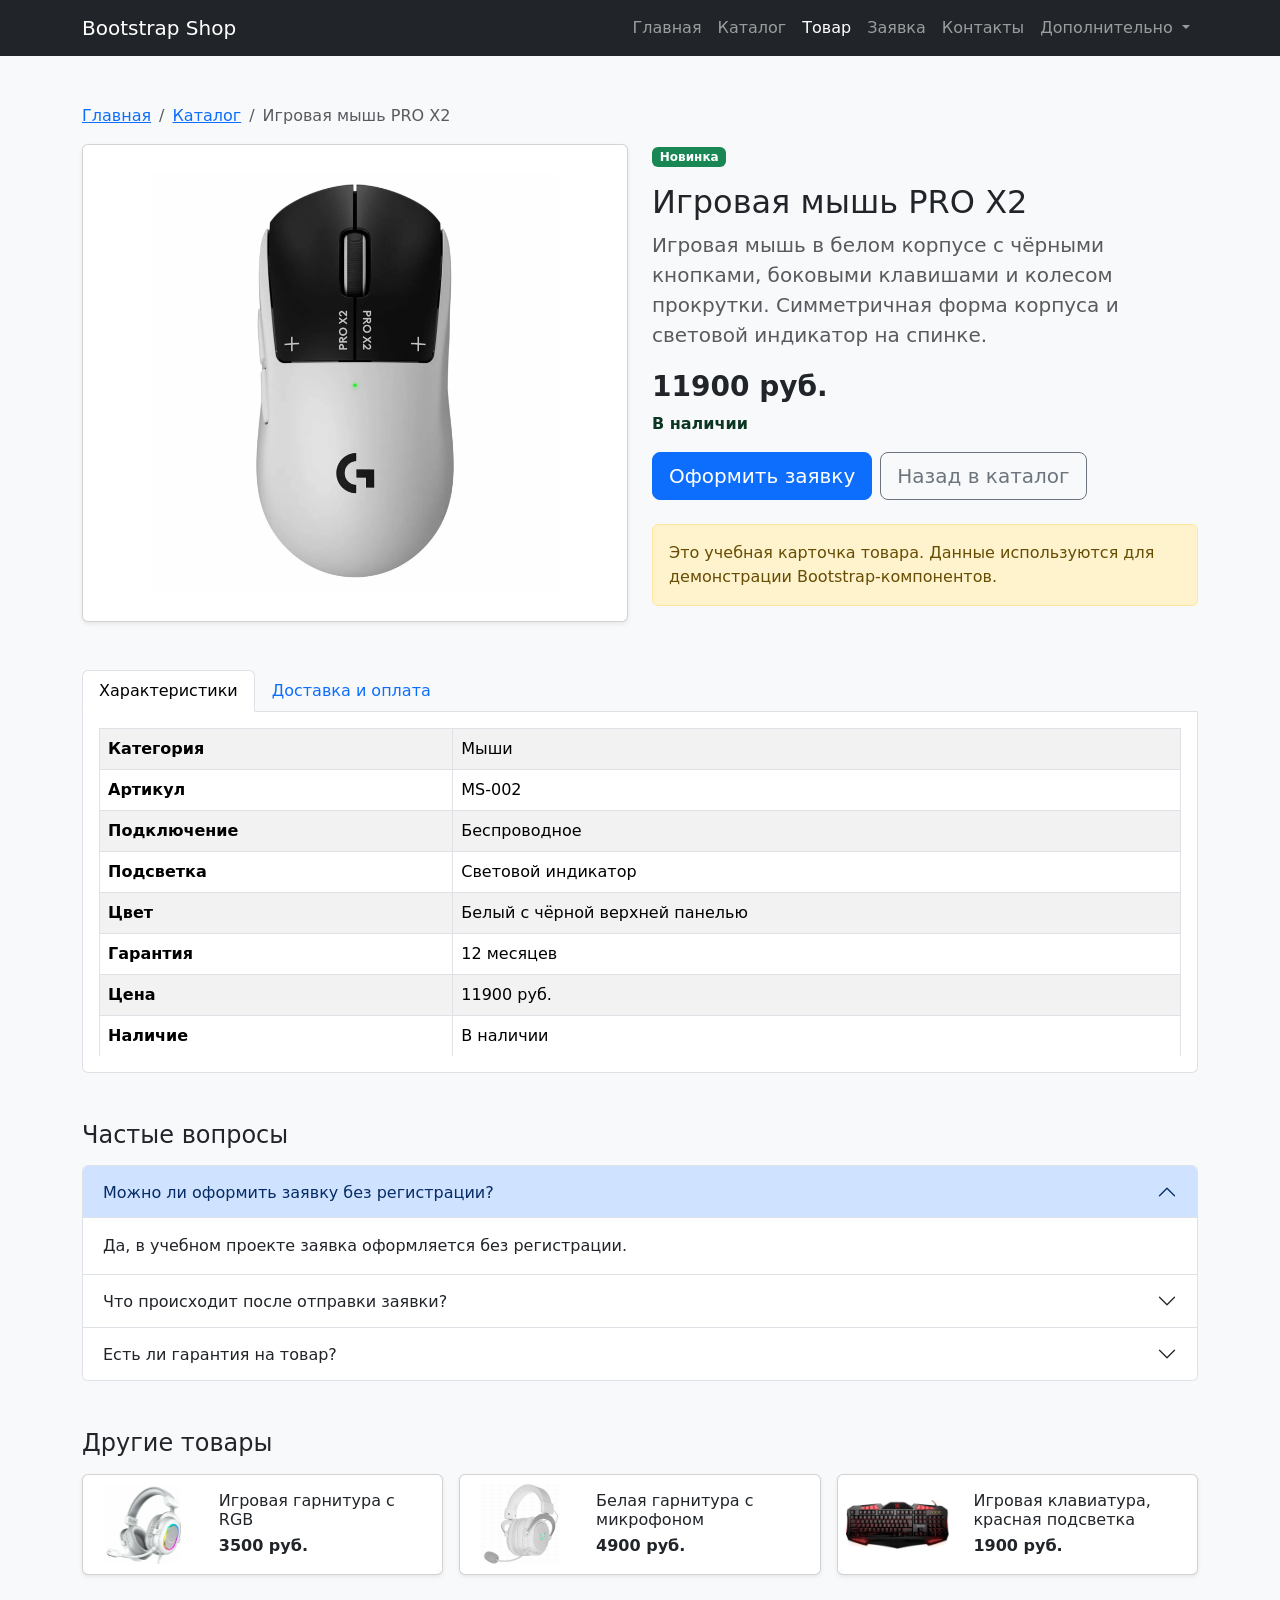
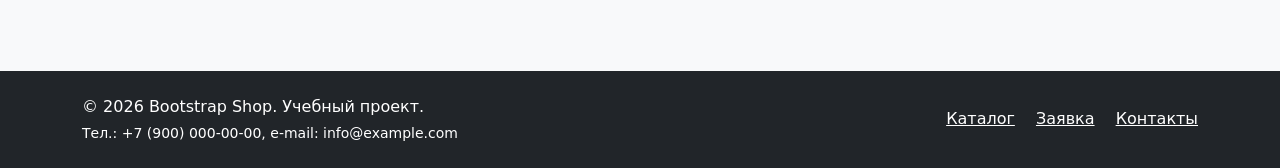
<file: product-2.html>
<!DOCTYPE html>
<html lang="ru">
<head>
  <meta charset="UTF-8">
  <meta name="viewport" content="width=device-width, initial-scale=1.0">
  <meta name="description" content="Карточка товара «Игровая мышь PRO X2»: фото, описание, цена, характеристики и заявка.">
  <title>Игровая мышь PRO X2 — Bootstrap Shop</title>
  <link rel="stylesheet" href="vendor/bootstrap/css/bootstrap.min.css">
  <link rel="stylesheet" href="css/custom.css">
</head>
<body class="bg-light">
  <a class="visually-hidden-focusable" href="#main">Перейти к содержимому</a>
  <nav class="navbar navbar-expand-lg navbar-dark bg-dark" aria-label="Основная навигация">
    <div class="container">
      <a class="navbar-brand" href="index.html">Bootstrap Shop</a>
      <button
        class="navbar-toggler"
        type="button"
        data-bs-toggle="collapse"
        data-bs-target="#mainNavbar"
        aria-controls="mainNavbar"
        aria-expanded="false"
        aria-label="Переключить навигацию"
      >
        <span class="navbar-toggler-icon"></span>
      </button>
      <div class="collapse navbar-collapse" id="mainNavbar">
        <ul class="navbar-nav ms-auto">
          <li class="nav-item">
            <a class="nav-link" href="index.html">Главная</a>
          </li>
          <li class="nav-item">
            <a class="nav-link" href="catalog.html">Каталог</a>
          </li>
          <li class="nav-item">
            <a class="nav-link active" aria-current="page" href="product.html">Товар</a>
          </li>
          <li class="nav-item">
            <a class="nav-link" href="order.html">Заявка</a>
          </li>
          <li class="nav-item">
            <a class="nav-link" href="contacts.html">Контакты</a>
          </li>
          <li class="nav-item dropdown">
            <a
              class="nav-link dropdown-toggle"
              href="#"
              role="button"
              data-bs-toggle="dropdown"
              aria-expanded="false"
            >
              Дополнительно
            </a>
            <ul class="dropdown-menu dropdown-menu-end">
              <li><a class="dropdown-item" href="catalog.html">Все товары</a></li>
              <li><a class="dropdown-item" href="order.html">Оформить заявку</a></li>
              <li><a class="dropdown-item" href="index.html#popular">Популярное</a></li>
              <li><a class="dropdown-item" href="contacts.html">Контакты</a></li>
            </ul>
          </li>
        </ul>
      </div>
    </div>
  </nav>

  <main id="main" class="container my-5">
    <nav aria-label="breadcrumb">
      <ol class="breadcrumb">
        <li class="breadcrumb-item"><a href="index.html">Главная</a></li>
        <li class="breadcrumb-item"><a href="catalog.html">Каталог</a></li>
        <li class="breadcrumb-item active" aria-current="page">Игровая мышь PRO X2</li>
      </ol>
    </nav>

    <div class="row g-4">
      <div class="col-12 col-lg-6">
        <div class="card shadow-sm h-100">
          <div class="card-body d-flex align-items-center justify-content-center bg-white rounded p-4">
            <img src="images/product-2.png" class="img-fluid product-page-img" alt="Белая игровая мышь PRO X2 с чёрной верхней панелью, вид сверху" width="779" height="800">
          </div>
        </div>
      </div>
      <div class="col-12 col-lg-6">
        <span class="badge bg-success mb-3">Новинка</span>
        <h1 class="h2">Игровая мышь PRO X2</h1>
        <p class="lead text-muted">Игровая мышь в белом корпусе с чёрными кнопками, боковыми клавишами и колесом прокрутки. Симметричная форма корпуса и световой индикатор на спинке.</p>
        <p class="fs-3 fw-bold mb-1">11900 руб.</p>
        <p class="text-success-emphasis fw-semibold mb-3">В наличии</p>
        <div class="d-flex flex-wrap gap-2 mb-4">
          <a class="btn btn-primary btn-lg" href="order.html?product=2">Оформить заявку</a>
          <a class="btn btn-outline-secondary btn-lg" href="catalog.html">Назад в каталог</a>
        </div>
        <div class="alert alert-warning" role="alert">
          Это учебная карточка товара. Данные используются для демонстрации Bootstrap-компонентов.
        </div>
      </div>
    </div>

    <!-- Вкладки: характеристики и доставка -->
    <section class="mt-5" aria-label="Информация о товаре">
      <ul class="nav nav-tabs" id="productTabs" role="tablist">
        <li class="nav-item" role="presentation">
          <button class="nav-link active" id="specs-tab" data-bs-toggle="tab" data-bs-target="#specs"
            type="button" role="tab" aria-controls="specs" aria-selected="true">Характеристики</button>
        </li>
        <li class="nav-item" role="presentation">
          <button class="nav-link" id="delivery-tab" data-bs-toggle="tab" data-bs-target="#delivery"
            type="button" role="tab" aria-controls="delivery" aria-selected="false">Доставка и оплата</button>
        </li>
      </ul>
      <div class="tab-content bg-white border border-top-0 rounded-bottom p-3">
        <div class="tab-pane fade show active" id="specs" role="tabpanel" aria-labelledby="specs-tab" tabindex="0">
          <div class="table-responsive">
            <table class="table table-striped table-bordered align-middle mb-0">
              <caption class="visually-hidden">Характеристики товара «Игровая мышь PRO X2»</caption>
              <tbody>
            <tr><th scope="row">Категория</th><td>Мыши</td></tr>
            <tr><th scope="row">Артикул</th><td>MS-002</td></tr>
            <tr><th scope="row">Подключение</th><td>Беспроводное</td></tr>
            <tr><th scope="row">Подсветка</th><td>Световой индикатор</td></tr>
            <tr><th scope="row">Цвет</th><td>Белый с чёрной верхней панелью</td></tr>
            <tr><th scope="row">Гарантия</th><td>12 месяцев</td></tr>
            <tr><th scope="row">Цена</th><td>11900 руб.</td></tr>
            <tr><th scope="row">Наличие</th><td>В наличии</td></tr>
              </tbody>
            </table>
          </div>
        </div>
        <div class="tab-pane fade" id="delivery" role="tabpanel" aria-labelledby="delivery-tab" tabindex="0">
          <ul class="mb-0">
            <li>Самовывоз — бесплатно.</li>
            <li>Курьерская доставка — по договорённости.</li>
            <li>Оплата при получении или по счёту.</li>
          </ul>
        </div>
      </div>
    </section>

    <!-- Частые вопросы -->
    <section class="mt-5" aria-labelledby="faq-title">
      <h2 class="h4 mb-3" id="faq-title">Частые вопросы</h2>
      <div class="accordion" id="faqAccordion">
        <div class="accordion-item">
          <h3 class="accordion-header">
            <button class="accordion-button" type="button" data-bs-toggle="collapse"
              data-bs-target="#faqOne" aria-expanded="true" aria-controls="faqOne">
              Можно ли оформить заявку без регистрации?
            </button>
          </h3>
          <div id="faqOne" class="accordion-collapse collapse show" data-bs-parent="#faqAccordion">
            <div class="accordion-body">Да, в учебном проекте заявка оформляется без регистрации.</div>
          </div>
        </div>
        <div class="accordion-item">
          <h3 class="accordion-header">
            <button class="accordion-button collapsed" type="button" data-bs-toggle="collapse"
              data-bs-target="#faqTwo" aria-expanded="false" aria-controls="faqTwo">
              Что происходит после отправки заявки?
            </button>
          </h3>
          <div id="faqTwo" class="accordion-collapse collapse" data-bs-parent="#faqAccordion">
            <div class="accordion-body">Менеджер проверяет заявку и связывается с вами в выбранную дату.</div>
          </div>
        </div>
        <div class="accordion-item">
          <h3 class="accordion-header">
            <button class="accordion-button collapsed" type="button" data-bs-toggle="collapse"
              data-bs-target="#faqThree" aria-expanded="false" aria-controls="faqThree">
              Есть ли гарантия на товар?
            </button>
          </h3>
          <div id="faqThree" class="accordion-collapse collapse" data-bs-parent="#faqAccordion">
            <div class="accordion-body">Да, гарантия на товар — 12 месяцев.</div>
          </div>
        </div>
      </div>
    </section>

    <!-- Другие товары -->
    <section class="mt-5" aria-labelledby="other-title">
      <h2 class="h4 mb-3" id="other-title">Другие товары</h2>
      <div class="row g-3">
      <div class="col-12 col-md-6 col-lg-4">
        <a class="card h-100 text-decoration-none text-body shadow-sm" href="product-3.html">
          <div class="row g-0 align-items-center h-100">
            <div class="col-4">
              <img src="images/product-3.png" class="img-fluid other-img" alt="Белая игровая гарнитура с RGB-кольцом на чашке и микрофоном" width="307" height="320" loading="lazy">
            </div>
            <div class="col-8">
              <div class="card-body">
                <h3 class="card-title h6 mb-1">Игровая гарнитура с RGB</h3>
                <p class="card-text fw-bold mb-0">3500 руб.</p>
              </div>
            </div>
          </div>
        </a>
      </div>
      <div class="col-12 col-md-6 col-lg-4">
        <a class="card h-100 text-decoration-none text-body shadow-sm" href="product-4.html">
          <div class="row g-0 align-items-center h-100">
            <div class="col-4">
              <img src="images/product-4.png" class="img-fluid other-img" alt="Белая гарнитура с микрофоном и подсвеченным логотипом на чашке" width="320" height="320" loading="lazy">
            </div>
            <div class="col-8">
              <div class="card-body">
                <h3 class="card-title h6 mb-1">Белая гарнитура с микрофоном</h3>
                <p class="card-text fw-bold mb-0">4900 руб.</p>
              </div>
            </div>
          </div>
        </a>
      </div>
      <div class="col-12 col-md-6 col-lg-4">
        <a class="card h-100 text-decoration-none text-body shadow-sm" href="product-5.html">
          <div class="row g-0 align-items-center h-100">
            <div class="col-4">
              <img src="images/product-5.png" class="img-fluid other-img" alt="Чёрная игровая клавиатура с красной подсветкой клавиш" width="480" height="230" loading="lazy">
            </div>
            <div class="col-8">
              <div class="card-body">
                <h3 class="card-title h6 mb-1">Игровая клавиатура, красная подсветка</h3>
                <p class="card-text fw-bold mb-0">1900 руб.</p>
              </div>
            </div>
          </div>
        </a>
      </div>
      </div>
    </section>
  </main>

  <footer class="bg-dark text-white py-4 mt-5">
    <div class="container">
      <div class="row align-items-center g-3">
        <div class="col-12 col-md-6">
          <p class="mb-1">&copy; 2026 Bootstrap Shop. Учебный проект.</p>
          <p class="mb-0 small">Тел.: +7 (900) 000-00-00, e-mail: info@example.com</p>
        </div>
        <div class="col-12 col-md-6 text-md-end">
          <a class="text-white me-3" href="catalog.html">Каталог</a>
          <a class="text-white me-3" href="order.html">Заявка</a>
          <a class="text-white" href="contacts.html">Контакты</a>
        </div>
      </div>
    </div>
  </footer>

  <script src="vendor/bootstrap/js/bootstrap.bundle.min.js"></script>
  <script src="js/main.js"></script>
</body>
</html>
</file>
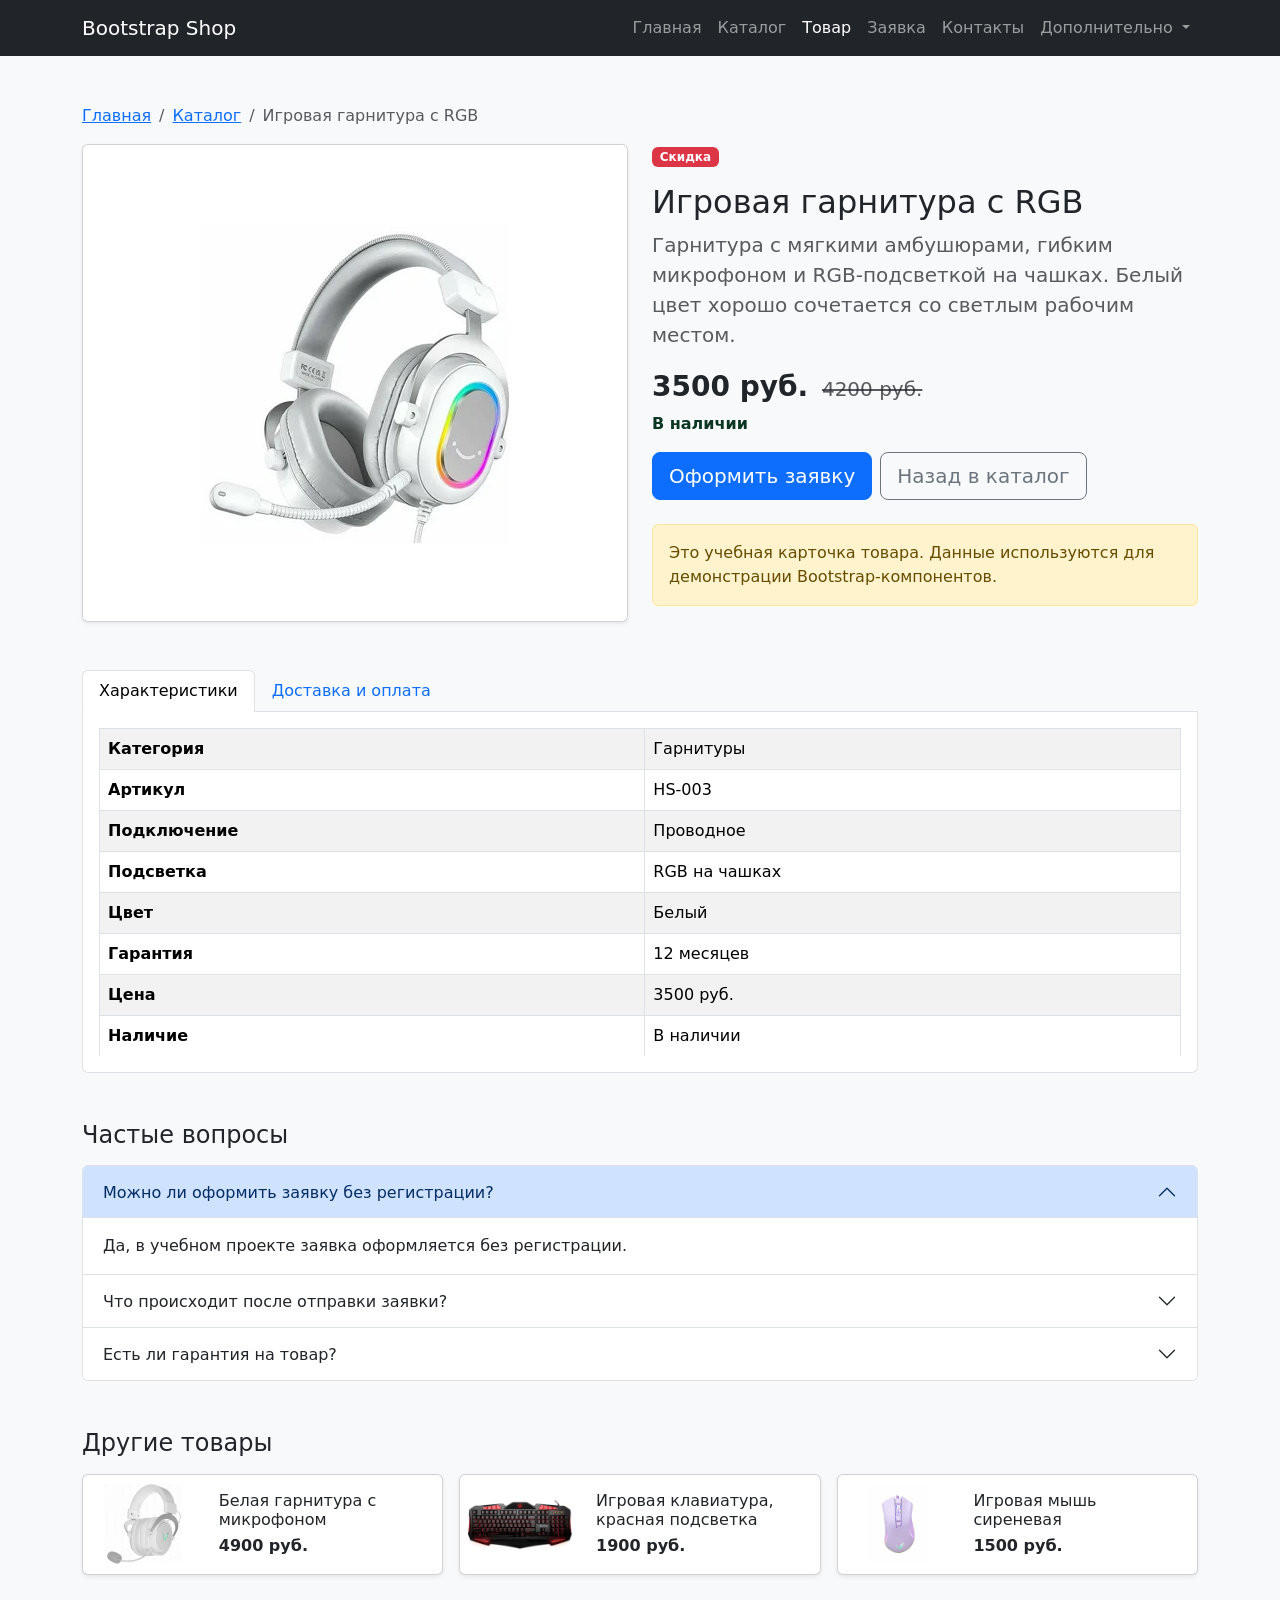
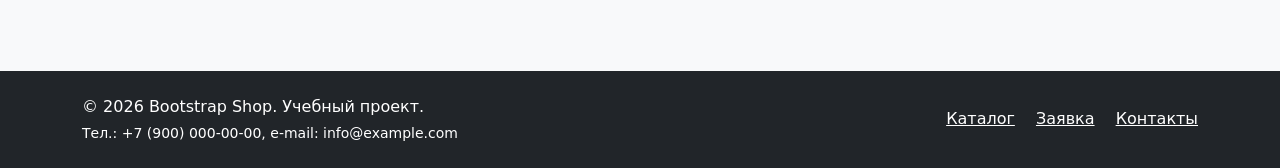
<file: product-3.html>
<!DOCTYPE html>
<html lang="ru">
<head>
  <meta charset="UTF-8">
  <meta name="viewport" content="width=device-width, initial-scale=1.0">
  <meta name="description" content="Карточка товара «Игровая гарнитура с RGB»: фото, описание, цена, характеристики и заявка.">
  <title>Игровая гарнитура с RGB — Bootstrap Shop</title>
  <link rel="stylesheet" href="vendor/bootstrap/css/bootstrap.min.css">
  <link rel="stylesheet" href="css/custom.css">
</head>
<body class="bg-light">
  <a class="visually-hidden-focusable" href="#main">Перейти к содержимому</a>
  <nav class="navbar navbar-expand-lg navbar-dark bg-dark" aria-label="Основная навигация">
    <div class="container">
      <a class="navbar-brand" href="index.html">Bootstrap Shop</a>
      <button
        class="navbar-toggler"
        type="button"
        data-bs-toggle="collapse"
        data-bs-target="#mainNavbar"
        aria-controls="mainNavbar"
        aria-expanded="false"
        aria-label="Переключить навигацию"
      >
        <span class="navbar-toggler-icon"></span>
      </button>
      <div class="collapse navbar-collapse" id="mainNavbar">
        <ul class="navbar-nav ms-auto">
          <li class="nav-item">
            <a class="nav-link" href="index.html">Главная</a>
          </li>
          <li class="nav-item">
            <a class="nav-link" href="catalog.html">Каталог</a>
          </li>
          <li class="nav-item">
            <a class="nav-link active" aria-current="page" href="product.html">Товар</a>
          </li>
          <li class="nav-item">
            <a class="nav-link" href="order.html">Заявка</a>
          </li>
          <li class="nav-item">
            <a class="nav-link" href="contacts.html">Контакты</a>
          </li>
          <li class="nav-item dropdown">
            <a
              class="nav-link dropdown-toggle"
              href="#"
              role="button"
              data-bs-toggle="dropdown"
              aria-expanded="false"
            >
              Дополнительно
            </a>
            <ul class="dropdown-menu dropdown-menu-end">
              <li><a class="dropdown-item" href="catalog.html">Все товары</a></li>
              <li><a class="dropdown-item" href="order.html">Оформить заявку</a></li>
              <li><a class="dropdown-item" href="index.html#popular">Популярное</a></li>
              <li><a class="dropdown-item" href="contacts.html">Контакты</a></li>
            </ul>
          </li>
        </ul>
      </div>
    </div>
  </nav>

  <main id="main" class="container my-5">
    <nav aria-label="breadcrumb">
      <ol class="breadcrumb">
        <li class="breadcrumb-item"><a href="index.html">Главная</a></li>
        <li class="breadcrumb-item"><a href="catalog.html">Каталог</a></li>
        <li class="breadcrumb-item active" aria-current="page">Игровая гарнитура с RGB</li>
      </ol>
    </nav>

    <div class="row g-4">
      <div class="col-12 col-lg-6">
        <div class="card shadow-sm h-100">
          <div class="card-body d-flex align-items-center justify-content-center bg-white rounded p-4">
            <img src="images/product-3.png" class="img-fluid product-page-img" alt="Белая игровая гарнитура с RGB-кольцом на чашке и микрофоном" width="307" height="320">
          </div>
        </div>
      </div>
      <div class="col-12 col-lg-6">
        <span class="badge bg-danger mb-3">Скидка</span>
        <h1 class="h2">Игровая гарнитура с RGB</h1>
        <p class="lead text-muted">Гарнитура с мягкими амбушюрами, гибким микрофоном и RGB-подсветкой на чашках. Белый цвет хорошо сочетается со светлым рабочим местом.</p>
        <p class="fs-3 fw-bold mb-1">3500 руб. <s class="text-muted ms-1 fs-5 fw-normal">4200 руб.</s></p>
        <p class="text-success-emphasis fw-semibold mb-3">В наличии</p>
        <div class="d-flex flex-wrap gap-2 mb-4">
          <a class="btn btn-primary btn-lg" href="order.html?product=3">Оформить заявку</a>
          <a class="btn btn-outline-secondary btn-lg" href="catalog.html">Назад в каталог</a>
        </div>
        <div class="alert alert-warning" role="alert">
          Это учебная карточка товара. Данные используются для демонстрации Bootstrap-компонентов.
        </div>
      </div>
    </div>

    <!-- Вкладки: характеристики и доставка -->
    <section class="mt-5" aria-label="Информация о товаре">
      <ul class="nav nav-tabs" id="productTabs" role="tablist">
        <li class="nav-item" role="presentation">
          <button class="nav-link active" id="specs-tab" data-bs-toggle="tab" data-bs-target="#specs"
            type="button" role="tab" aria-controls="specs" aria-selected="true">Характеристики</button>
        </li>
        <li class="nav-item" role="presentation">
          <button class="nav-link" id="delivery-tab" data-bs-toggle="tab" data-bs-target="#delivery"
            type="button" role="tab" aria-controls="delivery" aria-selected="false">Доставка и оплата</button>
        </li>
      </ul>
      <div class="tab-content bg-white border border-top-0 rounded-bottom p-3">
        <div class="tab-pane fade show active" id="specs" role="tabpanel" aria-labelledby="specs-tab" tabindex="0">
          <div class="table-responsive">
            <table class="table table-striped table-bordered align-middle mb-0">
              <caption class="visually-hidden">Характеристики товара «Игровая гарнитура с RGB»</caption>
              <tbody>
            <tr><th scope="row">Категория</th><td>Гарнитуры</td></tr>
            <tr><th scope="row">Артикул</th><td>HS-003</td></tr>
            <tr><th scope="row">Подключение</th><td>Проводное</td></tr>
            <tr><th scope="row">Подсветка</th><td>RGB на чашках</td></tr>
            <tr><th scope="row">Цвет</th><td>Белый</td></tr>
            <tr><th scope="row">Гарантия</th><td>12 месяцев</td></tr>
            <tr><th scope="row">Цена</th><td>3500 руб.</td></tr>
            <tr><th scope="row">Наличие</th><td>В наличии</td></tr>
              </tbody>
            </table>
          </div>
        </div>
        <div class="tab-pane fade" id="delivery" role="tabpanel" aria-labelledby="delivery-tab" tabindex="0">
          <ul class="mb-0">
            <li>Самовывоз — бесплатно.</li>
            <li>Курьерская доставка — по договорённости.</li>
            <li>Оплата при получении или по счёту.</li>
          </ul>
        </div>
      </div>
    </section>

    <!-- Частые вопросы -->
    <section class="mt-5" aria-labelledby="faq-title">
      <h2 class="h4 mb-3" id="faq-title">Частые вопросы</h2>
      <div class="accordion" id="faqAccordion">
        <div class="accordion-item">
          <h3 class="accordion-header">
            <button class="accordion-button" type="button" data-bs-toggle="collapse"
              data-bs-target="#faqOne" aria-expanded="true" aria-controls="faqOne">
              Можно ли оформить заявку без регистрации?
            </button>
          </h3>
          <div id="faqOne" class="accordion-collapse collapse show" data-bs-parent="#faqAccordion">
            <div class="accordion-body">Да, в учебном проекте заявка оформляется без регистрации.</div>
          </div>
        </div>
        <div class="accordion-item">
          <h3 class="accordion-header">
            <button class="accordion-button collapsed" type="button" data-bs-toggle="collapse"
              data-bs-target="#faqTwo" aria-expanded="false" aria-controls="faqTwo">
              Что происходит после отправки заявки?
            </button>
          </h3>
          <div id="faqTwo" class="accordion-collapse collapse" data-bs-parent="#faqAccordion">
            <div class="accordion-body">Менеджер проверяет заявку и связывается с вами в выбранную дату.</div>
          </div>
        </div>
        <div class="accordion-item">
          <h3 class="accordion-header">
            <button class="accordion-button collapsed" type="button" data-bs-toggle="collapse"
              data-bs-target="#faqThree" aria-expanded="false" aria-controls="faqThree">
              Есть ли гарантия на товар?
            </button>
          </h3>
          <div id="faqThree" class="accordion-collapse collapse" data-bs-parent="#faqAccordion">
            <div class="accordion-body">Да, гарантия на товар — 12 месяцев.</div>
          </div>
        </div>
      </div>
    </section>

    <!-- Другие товары -->
    <section class="mt-5" aria-labelledby="other-title">
      <h2 class="h4 mb-3" id="other-title">Другие товары</h2>
      <div class="row g-3">
      <div class="col-12 col-md-6 col-lg-4">
        <a class="card h-100 text-decoration-none text-body shadow-sm" href="product-4.html">
          <div class="row g-0 align-items-center h-100">
            <div class="col-4">
              <img src="images/product-4.png" class="img-fluid other-img" alt="Белая гарнитура с микрофоном и подсвеченным логотипом на чашке" width="320" height="320" loading="lazy">
            </div>
            <div class="col-8">
              <div class="card-body">
                <h3 class="card-title h6 mb-1">Белая гарнитура с микрофоном</h3>
                <p class="card-text fw-bold mb-0">4900 руб.</p>
              </div>
            </div>
          </div>
        </a>
      </div>
      <div class="col-12 col-md-6 col-lg-4">
        <a class="card h-100 text-decoration-none text-body shadow-sm" href="product-5.html">
          <div class="row g-0 align-items-center h-100">
            <div class="col-4">
              <img src="images/product-5.png" class="img-fluid other-img" alt="Чёрная игровая клавиатура с красной подсветкой клавиш" width="480" height="230" loading="lazy">
            </div>
            <div class="col-8">
              <div class="card-body">
                <h3 class="card-title h6 mb-1">Игровая клавиатура, красная подсветка</h3>
                <p class="card-text fw-bold mb-0">1900 руб.</p>
              </div>
            </div>
          </div>
        </a>
      </div>
      <div class="col-12 col-md-6 col-lg-4">
        <a class="card h-100 text-decoration-none text-body shadow-sm" href="product-6.html">
          <div class="row g-0 align-items-center h-100">
            <div class="col-4">
              <img src="images/product-6.png" class="img-fluid other-img" alt="Сиреневая проводная игровая мышь с RGB-подсветкой" width="600" height="800" loading="lazy">
            </div>
            <div class="col-8">
              <div class="card-body">
                <h3 class="card-title h6 mb-1">Игровая мышь сиреневая</h3>
                <p class="card-text fw-bold mb-0">1500 руб.</p>
              </div>
            </div>
          </div>
        </a>
      </div>
      </div>
    </section>
  </main>

  <footer class="bg-dark text-white py-4 mt-5">
    <div class="container">
      <div class="row align-items-center g-3">
        <div class="col-12 col-md-6">
          <p class="mb-1">&copy; 2026 Bootstrap Shop. Учебный проект.</p>
          <p class="mb-0 small">Тел.: +7 (900) 000-00-00, e-mail: info@example.com</p>
        </div>
        <div class="col-12 col-md-6 text-md-end">
          <a class="text-white me-3" href="catalog.html">Каталог</a>
          <a class="text-white me-3" href="order.html">Заявка</a>
          <a class="text-white" href="contacts.html">Контакты</a>
        </div>
      </div>
    </div>
  </footer>

  <script src="vendor/bootstrap/js/bootstrap.bundle.min.js"></script>
  <script src="js/main.js"></script>
</body>
</html>
</file>
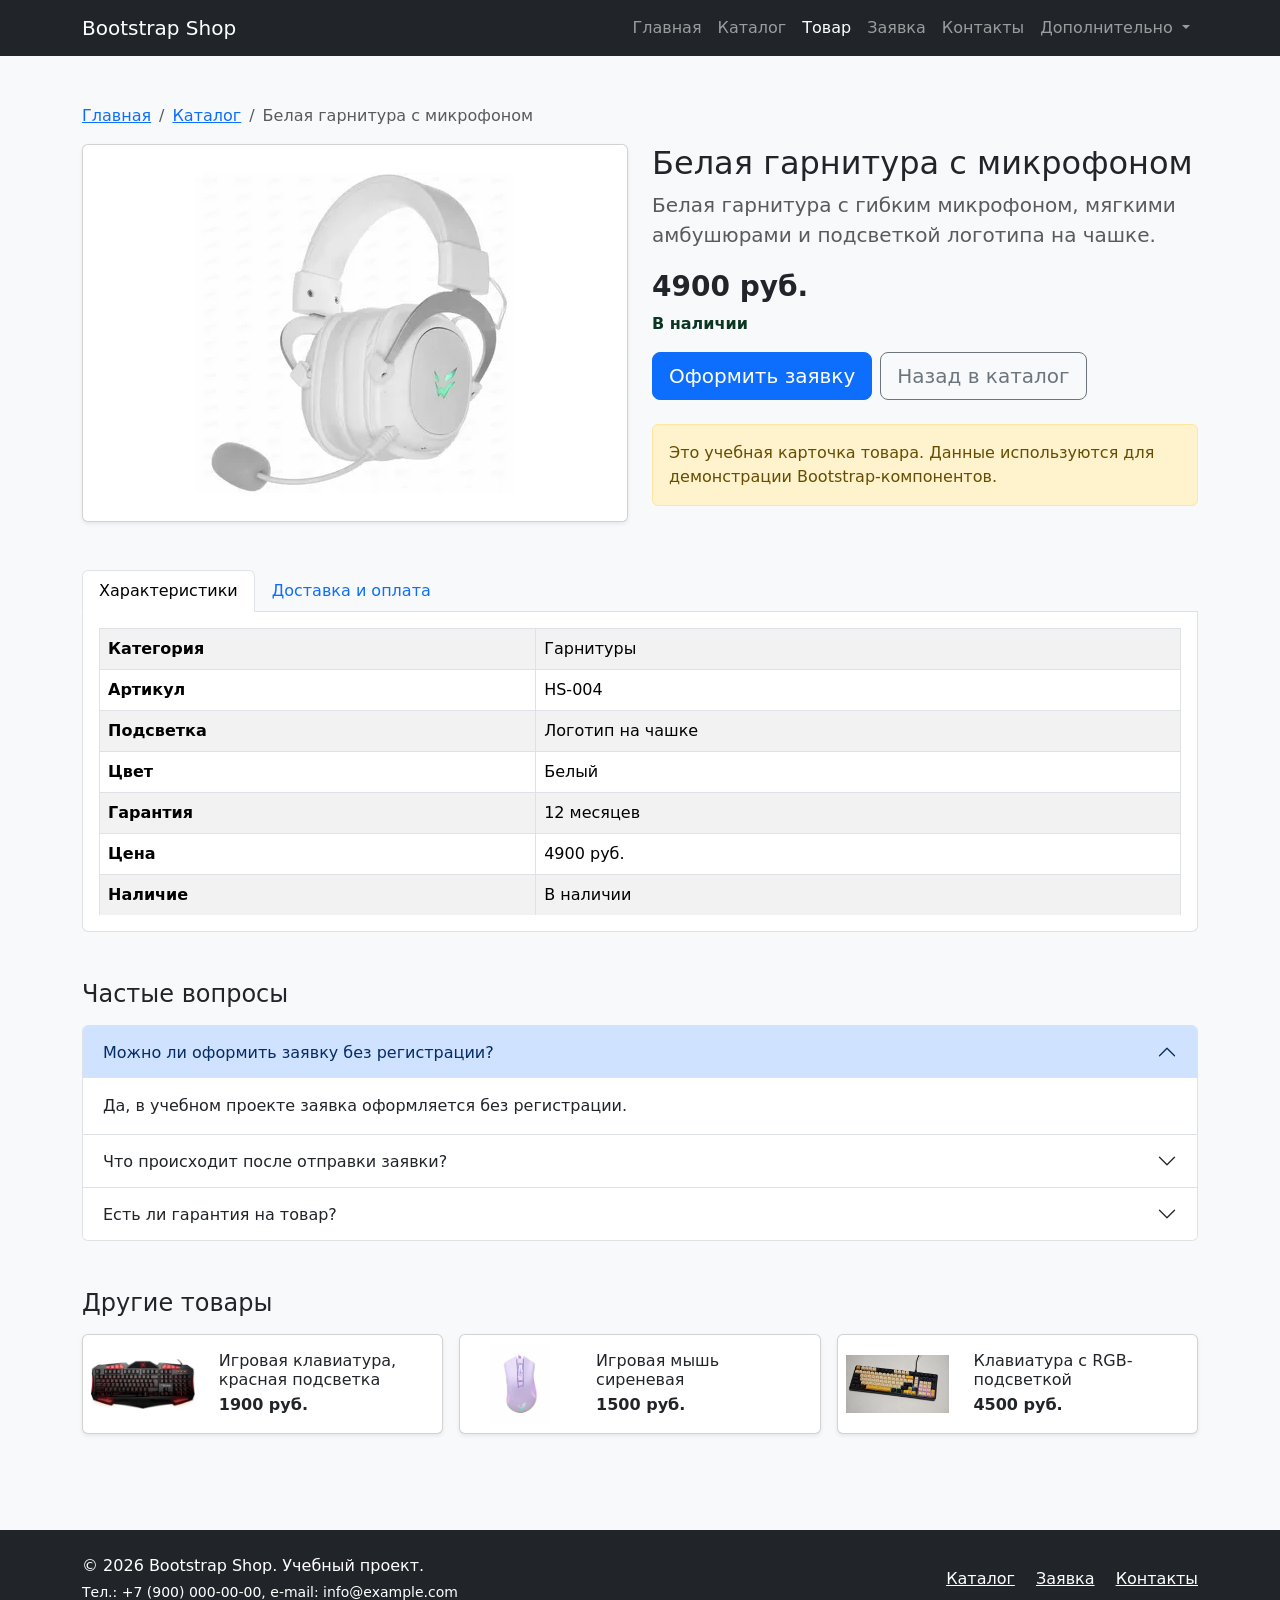
<file: product-4.html>
<!DOCTYPE html>
<html lang="ru">
<head>
  <meta charset="UTF-8">
  <meta name="viewport" content="width=device-width, initial-scale=1.0">
  <meta name="description" content="Карточка товара «Белая гарнитура с микрофоном»: фото, описание, цена, характеристики и заявка.">
  <title>Белая гарнитура с микрофоном — Bootstrap Shop</title>
  <link rel="stylesheet" href="vendor/bootstrap/css/bootstrap.min.css">
  <link rel="stylesheet" href="css/custom.css">
</head>
<body class="bg-light">
  <a class="visually-hidden-focusable" href="#main">Перейти к содержимому</a>
  <nav class="navbar navbar-expand-lg navbar-dark bg-dark" aria-label="Основная навигация">
    <div class="container">
      <a class="navbar-brand" href="index.html">Bootstrap Shop</a>
      <button
        class="navbar-toggler"
        type="button"
        data-bs-toggle="collapse"
        data-bs-target="#mainNavbar"
        aria-controls="mainNavbar"
        aria-expanded="false"
        aria-label="Переключить навигацию"
      >
        <span class="navbar-toggler-icon"></span>
      </button>
      <div class="collapse navbar-collapse" id="mainNavbar">
        <ul class="navbar-nav ms-auto">
          <li class="nav-item">
            <a class="nav-link" href="index.html">Главная</a>
          </li>
          <li class="nav-item">
            <a class="nav-link" href="catalog.html">Каталог</a>
          </li>
          <li class="nav-item">
            <a class="nav-link active" aria-current="page" href="product.html">Товар</a>
          </li>
          <li class="nav-item">
            <a class="nav-link" href="order.html">Заявка</a>
          </li>
          <li class="nav-item">
            <a class="nav-link" href="contacts.html">Контакты</a>
          </li>
          <li class="nav-item dropdown">
            <a
              class="nav-link dropdown-toggle"
              href="#"
              role="button"
              data-bs-toggle="dropdown"
              aria-expanded="false"
            >
              Дополнительно
            </a>
            <ul class="dropdown-menu dropdown-menu-end">
              <li><a class="dropdown-item" href="catalog.html">Все товары</a></li>
              <li><a class="dropdown-item" href="order.html">Оформить заявку</a></li>
              <li><a class="dropdown-item" href="index.html#popular">Популярное</a></li>
              <li><a class="dropdown-item" href="contacts.html">Контакты</a></li>
            </ul>
          </li>
        </ul>
      </div>
    </div>
  </nav>

  <main id="main" class="container my-5">
    <nav aria-label="breadcrumb">
      <ol class="breadcrumb">
        <li class="breadcrumb-item"><a href="index.html">Главная</a></li>
        <li class="breadcrumb-item"><a href="catalog.html">Каталог</a></li>
        <li class="breadcrumb-item active" aria-current="page">Белая гарнитура с микрофоном</li>
      </ol>
    </nav>

    <div class="row g-4">
      <div class="col-12 col-lg-6">
        <div class="card shadow-sm h-100">
          <div class="card-body d-flex align-items-center justify-content-center bg-white rounded p-4">
            <img src="images/product-4.png" class="img-fluid product-page-img" alt="Белая гарнитура с микрофоном и подсвеченным логотипом на чашке" width="320" height="320">
          </div>
        </div>
      </div>
      <div class="col-12 col-lg-6">
        
        <h1 class="h2">Белая гарнитура с микрофоном</h1>
        <p class="lead text-muted">Белая гарнитура с гибким микрофоном, мягкими амбушюрами и подсветкой логотипа на чашке.</p>
        <p class="fs-3 fw-bold mb-1">4900 руб.</p>
        <p class="text-success-emphasis fw-semibold mb-3">В наличии</p>
        <div class="d-flex flex-wrap gap-2 mb-4">
          <a class="btn btn-primary btn-lg" href="order.html?product=4">Оформить заявку</a>
          <a class="btn btn-outline-secondary btn-lg" href="catalog.html">Назад в каталог</a>
        </div>
        <div class="alert alert-warning" role="alert">
          Это учебная карточка товара. Данные используются для демонстрации Bootstrap-компонентов.
        </div>
      </div>
    </div>

    <!-- Вкладки: характеристики и доставка -->
    <section class="mt-5" aria-label="Информация о товаре">
      <ul class="nav nav-tabs" id="productTabs" role="tablist">
        <li class="nav-item" role="presentation">
          <button class="nav-link active" id="specs-tab" data-bs-toggle="tab" data-bs-target="#specs"
            type="button" role="tab" aria-controls="specs" aria-selected="true">Характеристики</button>
        </li>
        <li class="nav-item" role="presentation">
          <button class="nav-link" id="delivery-tab" data-bs-toggle="tab" data-bs-target="#delivery"
            type="button" role="tab" aria-controls="delivery" aria-selected="false">Доставка и оплата</button>
        </li>
      </ul>
      <div class="tab-content bg-white border border-top-0 rounded-bottom p-3">
        <div class="tab-pane fade show active" id="specs" role="tabpanel" aria-labelledby="specs-tab" tabindex="0">
          <div class="table-responsive">
            <table class="table table-striped table-bordered align-middle mb-0">
              <caption class="visually-hidden">Характеристики товара «Белая гарнитура с микрофоном»</caption>
              <tbody>
            <tr><th scope="row">Категория</th><td>Гарнитуры</td></tr>
            <tr><th scope="row">Артикул</th><td>HS-004</td></tr>
            <tr><th scope="row">Подсветка</th><td>Логотип на чашке</td></tr>
            <tr><th scope="row">Цвет</th><td>Белый</td></tr>
            <tr><th scope="row">Гарантия</th><td>12 месяцев</td></tr>
            <tr><th scope="row">Цена</th><td>4900 руб.</td></tr>
            <tr><th scope="row">Наличие</th><td>В наличии</td></tr>
              </tbody>
            </table>
          </div>
        </div>
        <div class="tab-pane fade" id="delivery" role="tabpanel" aria-labelledby="delivery-tab" tabindex="0">
          <ul class="mb-0">
            <li>Самовывоз — бесплатно.</li>
            <li>Курьерская доставка — по договорённости.</li>
            <li>Оплата при получении или по счёту.</li>
          </ul>
        </div>
      </div>
    </section>

    <!-- Частые вопросы -->
    <section class="mt-5" aria-labelledby="faq-title">
      <h2 class="h4 mb-3" id="faq-title">Частые вопросы</h2>
      <div class="accordion" id="faqAccordion">
        <div class="accordion-item">
          <h3 class="accordion-header">
            <button class="accordion-button" type="button" data-bs-toggle="collapse"
              data-bs-target="#faqOne" aria-expanded="true" aria-controls="faqOne">
              Можно ли оформить заявку без регистрации?
            </button>
          </h3>
          <div id="faqOne" class="accordion-collapse collapse show" data-bs-parent="#faqAccordion">
            <div class="accordion-body">Да, в учебном проекте заявка оформляется без регистрации.</div>
          </div>
        </div>
        <div class="accordion-item">
          <h3 class="accordion-header">
            <button class="accordion-button collapsed" type="button" data-bs-toggle="collapse"
              data-bs-target="#faqTwo" aria-expanded="false" aria-controls="faqTwo">
              Что происходит после отправки заявки?
            </button>
          </h3>
          <div id="faqTwo" class="accordion-collapse collapse" data-bs-parent="#faqAccordion">
            <div class="accordion-body">Менеджер проверяет заявку и связывается с вами в выбранную дату.</div>
          </div>
        </div>
        <div class="accordion-item">
          <h3 class="accordion-header">
            <button class="accordion-button collapsed" type="button" data-bs-toggle="collapse"
              data-bs-target="#faqThree" aria-expanded="false" aria-controls="faqThree">
              Есть ли гарантия на товар?
            </button>
          </h3>
          <div id="faqThree" class="accordion-collapse collapse" data-bs-parent="#faqAccordion">
            <div class="accordion-body">Да, гарантия на товар — 12 месяцев.</div>
          </div>
        </div>
      </div>
    </section>

    <!-- Другие товары -->
    <section class="mt-5" aria-labelledby="other-title">
      <h2 class="h4 mb-3" id="other-title">Другие товары</h2>
      <div class="row g-3">
      <div class="col-12 col-md-6 col-lg-4">
        <a class="card h-100 text-decoration-none text-body shadow-sm" href="product-5.html">
          <div class="row g-0 align-items-center h-100">
            <div class="col-4">
              <img src="images/product-5.png" class="img-fluid other-img" alt="Чёрная игровая клавиатура с красной подсветкой клавиш" width="480" height="230" loading="lazy">
            </div>
            <div class="col-8">
              <div class="card-body">
                <h3 class="card-title h6 mb-1">Игровая клавиатура, красная подсветка</h3>
                <p class="card-text fw-bold mb-0">1900 руб.</p>
              </div>
            </div>
          </div>
        </a>
      </div>
      <div class="col-12 col-md-6 col-lg-4">
        <a class="card h-100 text-decoration-none text-body shadow-sm" href="product-6.html">
          <div class="row g-0 align-items-center h-100">
            <div class="col-4">
              <img src="images/product-6.png" class="img-fluid other-img" alt="Сиреневая проводная игровая мышь с RGB-подсветкой" width="600" height="800" loading="lazy">
            </div>
            <div class="col-8">
              <div class="card-body">
                <h3 class="card-title h6 mb-1">Игровая мышь сиреневая</h3>
                <p class="card-text fw-bold mb-0">1500 руб.</p>
              </div>
            </div>
          </div>
        </a>
      </div>
      <div class="col-12 col-md-6 col-lg-4">
        <a class="card h-100 text-decoration-none text-body shadow-sm" href="product.html">
          <div class="row g-0 align-items-center h-100">
            <div class="col-4">
              <img src="images/product-1.png" class="img-fluid other-img" alt="Клавиатура с цифровым блоком, чёрно-бежево-жёлтые клавиши, RGB-подсветка" width="760" height="428" loading="lazy">
            </div>
            <div class="col-8">
              <div class="card-body">
                <h3 class="card-title h6 mb-1">Клавиатура с RGB-подсветкой</h3>
                <p class="card-text fw-bold mb-0">4500 руб.</p>
              </div>
            </div>
          </div>
        </a>
      </div>
      </div>
    </section>
  </main>

  <footer class="bg-dark text-white py-4 mt-5">
    <div class="container">
      <div class="row align-items-center g-3">
        <div class="col-12 col-md-6">
          <p class="mb-1">&copy; 2026 Bootstrap Shop. Учебный проект.</p>
          <p class="mb-0 small">Тел.: +7 (900) 000-00-00, e-mail: info@example.com</p>
        </div>
        <div class="col-12 col-md-6 text-md-end">
          <a class="text-white me-3" href="catalog.html">Каталог</a>
          <a class="text-white me-3" href="order.html">Заявка</a>
          <a class="text-white" href="contacts.html">Контакты</a>
        </div>
      </div>
    </div>
  </footer>

  <script src="vendor/bootstrap/js/bootstrap.bundle.min.js"></script>
  <script src="js/main.js"></script>
</body>
</html>
</file>
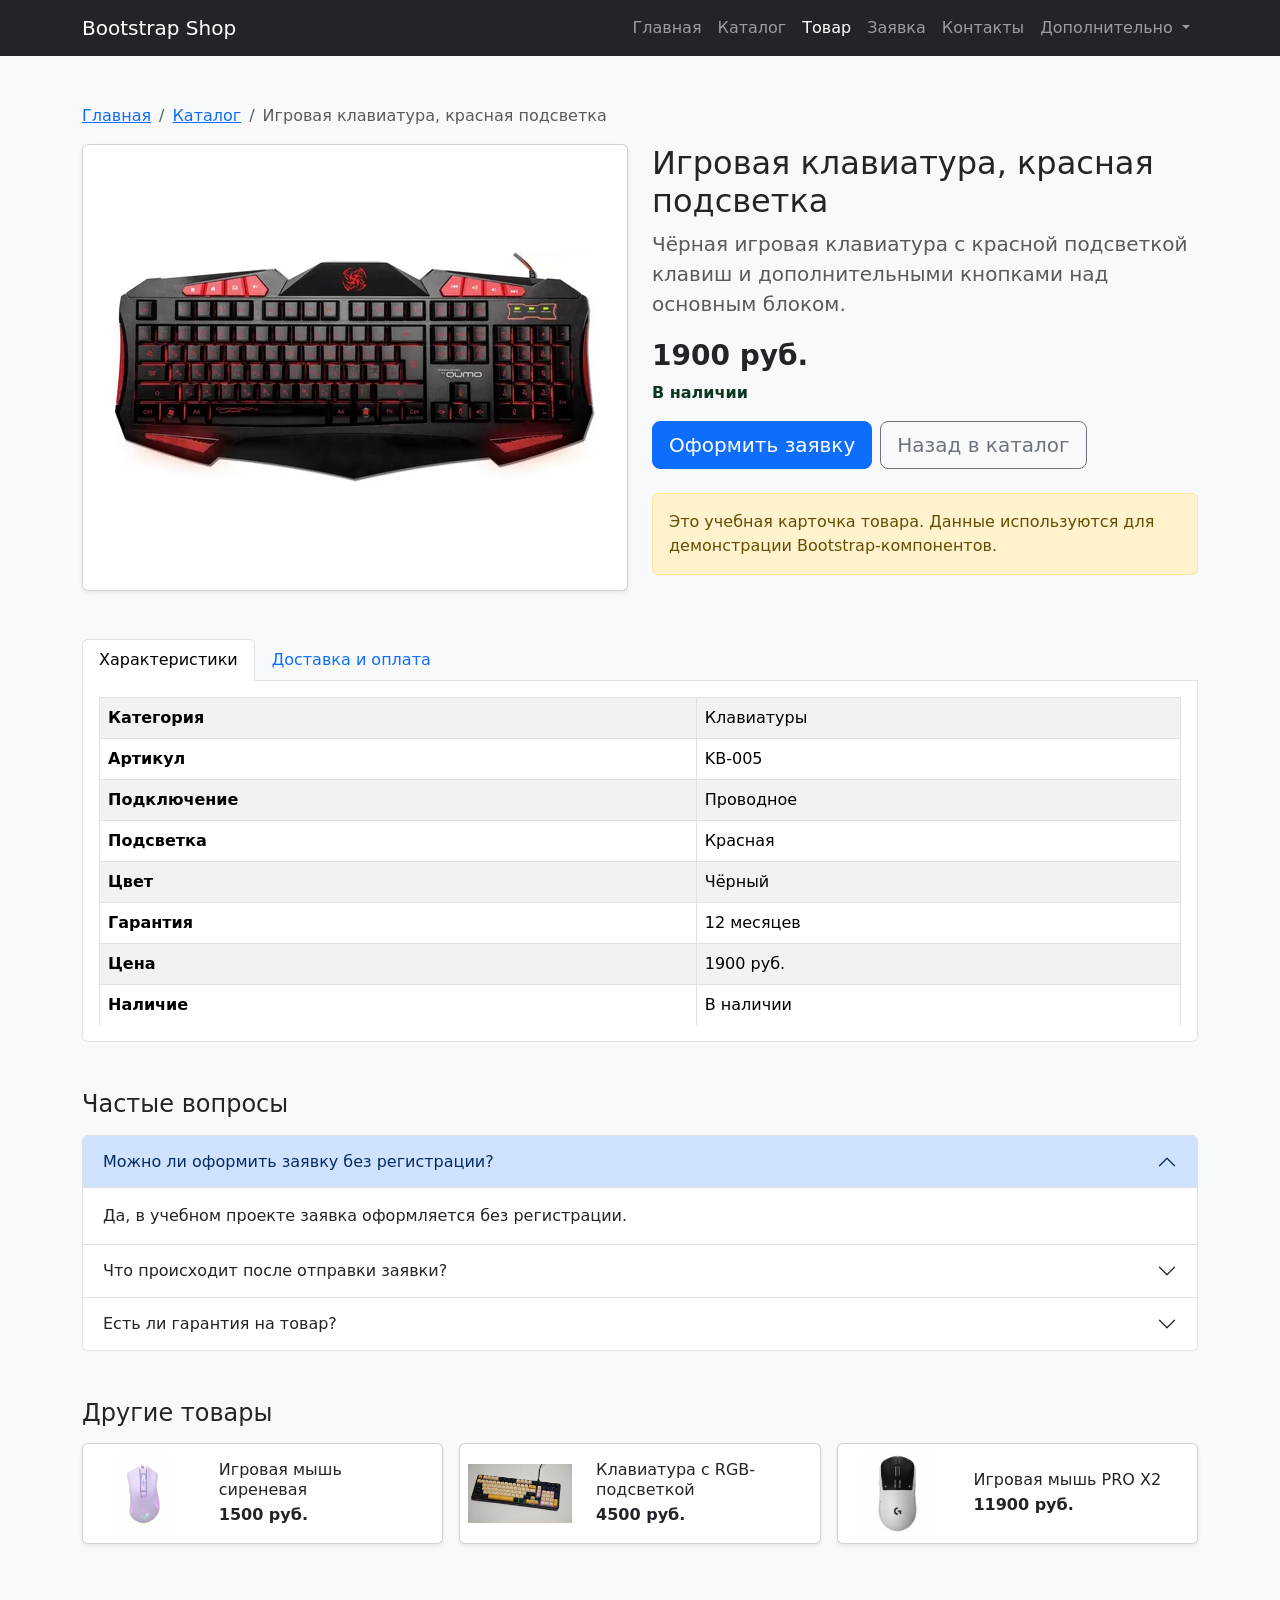
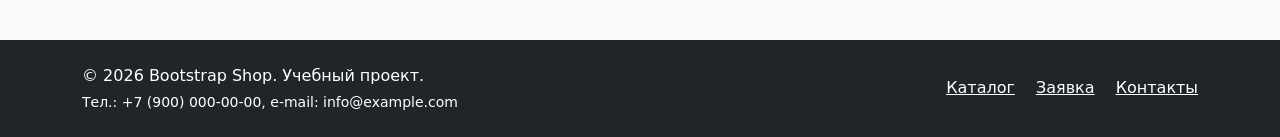
<file: product-5.html>
<!DOCTYPE html>
<html lang="ru">
<head>
  <meta charset="UTF-8">
  <meta name="viewport" content="width=device-width, initial-scale=1.0">
  <meta name="description" content="Карточка товара «Игровая клавиатура, красная подсветка»: фото, описание, цена, характеристики и заявка.">
  <title>Игровая клавиатура, красная подсветка — Bootstrap Shop</title>
  <link rel="stylesheet" href="vendor/bootstrap/css/bootstrap.min.css">
  <link rel="stylesheet" href="css/custom.css">
</head>
<body class="bg-light">
  <a class="visually-hidden-focusable" href="#main">Перейти к содержимому</a>
  <nav class="navbar navbar-expand-lg navbar-dark bg-dark" aria-label="Основная навигация">
    <div class="container">
      <a class="navbar-brand" href="index.html">Bootstrap Shop</a>
      <button
        class="navbar-toggler"
        type="button"
        data-bs-toggle="collapse"
        data-bs-target="#mainNavbar"
        aria-controls="mainNavbar"
        aria-expanded="false"
        aria-label="Переключить навигацию"
      >
        <span class="navbar-toggler-icon"></span>
      </button>
      <div class="collapse navbar-collapse" id="mainNavbar">
        <ul class="navbar-nav ms-auto">
          <li class="nav-item">
            <a class="nav-link" href="index.html">Главная</a>
          </li>
          <li class="nav-item">
            <a class="nav-link" href="catalog.html">Каталог</a>
          </li>
          <li class="nav-item">
            <a class="nav-link active" aria-current="page" href="product.html">Товар</a>
          </li>
          <li class="nav-item">
            <a class="nav-link" href="order.html">Заявка</a>
          </li>
          <li class="nav-item">
            <a class="nav-link" href="contacts.html">Контакты</a>
          </li>
          <li class="nav-item dropdown">
            <a
              class="nav-link dropdown-toggle"
              href="#"
              role="button"
              data-bs-toggle="dropdown"
              aria-expanded="false"
            >
              Дополнительно
            </a>
            <ul class="dropdown-menu dropdown-menu-end">
              <li><a class="dropdown-item" href="catalog.html">Все товары</a></li>
              <li><a class="dropdown-item" href="order.html">Оформить заявку</a></li>
              <li><a class="dropdown-item" href="index.html#popular">Популярное</a></li>
              <li><a class="dropdown-item" href="contacts.html">Контакты</a></li>
            </ul>
          </li>
        </ul>
      </div>
    </div>
  </nav>

  <main id="main" class="container my-5">
    <nav aria-label="breadcrumb">
      <ol class="breadcrumb">
        <li class="breadcrumb-item"><a href="index.html">Главная</a></li>
        <li class="breadcrumb-item"><a href="catalog.html">Каталог</a></li>
        <li class="breadcrumb-item active" aria-current="page">Игровая клавиатура, красная подсветка</li>
      </ol>
    </nav>

    <div class="row g-4">
      <div class="col-12 col-lg-6">
        <div class="card shadow-sm h-100">
          <div class="card-body d-flex align-items-center justify-content-center bg-white rounded p-4">
            <img src="images/product-5.png" class="img-fluid product-page-img" alt="Чёрная игровая клавиатура с красной подсветкой клавиш" width="480" height="230">
          </div>
        </div>
      </div>
      <div class="col-12 col-lg-6">
        
        <h1 class="h2">Игровая клавиатура, красная подсветка</h1>
        <p class="lead text-muted">Чёрная игровая клавиатура с красной подсветкой клавиш и дополнительными кнопками над основным блоком.</p>
        <p class="fs-3 fw-bold mb-1">1900 руб.</p>
        <p class="text-success-emphasis fw-semibold mb-3">В наличии</p>
        <div class="d-flex flex-wrap gap-2 mb-4">
          <a class="btn btn-primary btn-lg" href="order.html?product=5">Оформить заявку</a>
          <a class="btn btn-outline-secondary btn-lg" href="catalog.html">Назад в каталог</a>
        </div>
        <div class="alert alert-warning" role="alert">
          Это учебная карточка товара. Данные используются для демонстрации Bootstrap-компонентов.
        </div>
      </div>
    </div>

    <!-- Вкладки: характеристики и доставка -->
    <section class="mt-5" aria-label="Информация о товаре">
      <ul class="nav nav-tabs" id="productTabs" role="tablist">
        <li class="nav-item" role="presentation">
          <button class="nav-link active" id="specs-tab" data-bs-toggle="tab" data-bs-target="#specs"
            type="button" role="tab" aria-controls="specs" aria-selected="true">Характеристики</button>
        </li>
        <li class="nav-item" role="presentation">
          <button class="nav-link" id="delivery-tab" data-bs-toggle="tab" data-bs-target="#delivery"
            type="button" role="tab" aria-controls="delivery" aria-selected="false">Доставка и оплата</button>
        </li>
      </ul>
      <div class="tab-content bg-white border border-top-0 rounded-bottom p-3">
        <div class="tab-pane fade show active" id="specs" role="tabpanel" aria-labelledby="specs-tab" tabindex="0">
          <div class="table-responsive">
            <table class="table table-striped table-bordered align-middle mb-0">
              <caption class="visually-hidden">Характеристики товара «Игровая клавиатура, красная подсветка»</caption>
              <tbody>
            <tr><th scope="row">Категория</th><td>Клавиатуры</td></tr>
            <tr><th scope="row">Артикул</th><td>KB-005</td></tr>
            <tr><th scope="row">Подключение</th><td>Проводное</td></tr>
            <tr><th scope="row">Подсветка</th><td>Красная</td></tr>
            <tr><th scope="row">Цвет</th><td>Чёрный</td></tr>
            <tr><th scope="row">Гарантия</th><td>12 месяцев</td></tr>
            <tr><th scope="row">Цена</th><td>1900 руб.</td></tr>
            <tr><th scope="row">Наличие</th><td>В наличии</td></tr>
              </tbody>
            </table>
          </div>
        </div>
        <div class="tab-pane fade" id="delivery" role="tabpanel" aria-labelledby="delivery-tab" tabindex="0">
          <ul class="mb-0">
            <li>Самовывоз — бесплатно.</li>
            <li>Курьерская доставка — по договорённости.</li>
            <li>Оплата при получении или по счёту.</li>
          </ul>
        </div>
      </div>
    </section>

    <!-- Частые вопросы -->
    <section class="mt-5" aria-labelledby="faq-title">
      <h2 class="h4 mb-3" id="faq-title">Частые вопросы</h2>
      <div class="accordion" id="faqAccordion">
        <div class="accordion-item">
          <h3 class="accordion-header">
            <button class="accordion-button" type="button" data-bs-toggle="collapse"
              data-bs-target="#faqOne" aria-expanded="true" aria-controls="faqOne">
              Можно ли оформить заявку без регистрации?
            </button>
          </h3>
          <div id="faqOne" class="accordion-collapse collapse show" data-bs-parent="#faqAccordion">
            <div class="accordion-body">Да, в учебном проекте заявка оформляется без регистрации.</div>
          </div>
        </div>
        <div class="accordion-item">
          <h3 class="accordion-header">
            <button class="accordion-button collapsed" type="button" data-bs-toggle="collapse"
              data-bs-target="#faqTwo" aria-expanded="false" aria-controls="faqTwo">
              Что происходит после отправки заявки?
            </button>
          </h3>
          <div id="faqTwo" class="accordion-collapse collapse" data-bs-parent="#faqAccordion">
            <div class="accordion-body">Менеджер проверяет заявку и связывается с вами в выбранную дату.</div>
          </div>
        </div>
        <div class="accordion-item">
          <h3 class="accordion-header">
            <button class="accordion-button collapsed" type="button" data-bs-toggle="collapse"
              data-bs-target="#faqThree" aria-expanded="false" aria-controls="faqThree">
              Есть ли гарантия на товар?
            </button>
          </h3>
          <div id="faqThree" class="accordion-collapse collapse" data-bs-parent="#faqAccordion">
            <div class="accordion-body">Да, гарантия на товар — 12 месяцев.</div>
          </div>
        </div>
      </div>
    </section>

    <!-- Другие товары -->
    <section class="mt-5" aria-labelledby="other-title">
      <h2 class="h4 mb-3" id="other-title">Другие товары</h2>
      <div class="row g-3">
      <div class="col-12 col-md-6 col-lg-4">
        <a class="card h-100 text-decoration-none text-body shadow-sm" href="product-6.html">
          <div class="row g-0 align-items-center h-100">
            <div class="col-4">
              <img src="images/product-6.png" class="img-fluid other-img" alt="Сиреневая проводная игровая мышь с RGB-подсветкой" width="600" height="800" loading="lazy">
            </div>
            <div class="col-8">
              <div class="card-body">
                <h3 class="card-title h6 mb-1">Игровая мышь сиреневая</h3>
                <p class="card-text fw-bold mb-0">1500 руб.</p>
              </div>
            </div>
          </div>
        </a>
      </div>
      <div class="col-12 col-md-6 col-lg-4">
        <a class="card h-100 text-decoration-none text-body shadow-sm" href="product.html">
          <div class="row g-0 align-items-center h-100">
            <div class="col-4">
              <img src="images/product-1.png" class="img-fluid other-img" alt="Клавиатура с цифровым блоком, чёрно-бежево-жёлтые клавиши, RGB-подсветка" width="760" height="428" loading="lazy">
            </div>
            <div class="col-8">
              <div class="card-body">
                <h3 class="card-title h6 mb-1">Клавиатура с RGB-подсветкой</h3>
                <p class="card-text fw-bold mb-0">4500 руб.</p>
              </div>
            </div>
          </div>
        </a>
      </div>
      <div class="col-12 col-md-6 col-lg-4">
        <a class="card h-100 text-decoration-none text-body shadow-sm" href="product-2.html">
          <div class="row g-0 align-items-center h-100">
            <div class="col-4">
              <img src="images/product-2.png" class="img-fluid other-img" alt="Белая игровая мышь PRO X2 с чёрной верхней панелью, вид сверху" width="779" height="800" loading="lazy">
            </div>
            <div class="col-8">
              <div class="card-body">
                <h3 class="card-title h6 mb-1">Игровая мышь PRO X2</h3>
                <p class="card-text fw-bold mb-0">11900 руб.</p>
              </div>
            </div>
          </div>
        </a>
      </div>
      </div>
    </section>
  </main>

  <footer class="bg-dark text-white py-4 mt-5">
    <div class="container">
      <div class="row align-items-center g-3">
        <div class="col-12 col-md-6">
          <p class="mb-1">&copy; 2026 Bootstrap Shop. Учебный проект.</p>
          <p class="mb-0 small">Тел.: +7 (900) 000-00-00, e-mail: info@example.com</p>
        </div>
        <div class="col-12 col-md-6 text-md-end">
          <a class="text-white me-3" href="catalog.html">Каталог</a>
          <a class="text-white me-3" href="order.html">Заявка</a>
          <a class="text-white" href="contacts.html">Контакты</a>
        </div>
      </div>
    </div>
  </footer>

  <script src="vendor/bootstrap/js/bootstrap.bundle.min.js"></script>
  <script src="js/main.js"></script>
</body>
</html>
</file>
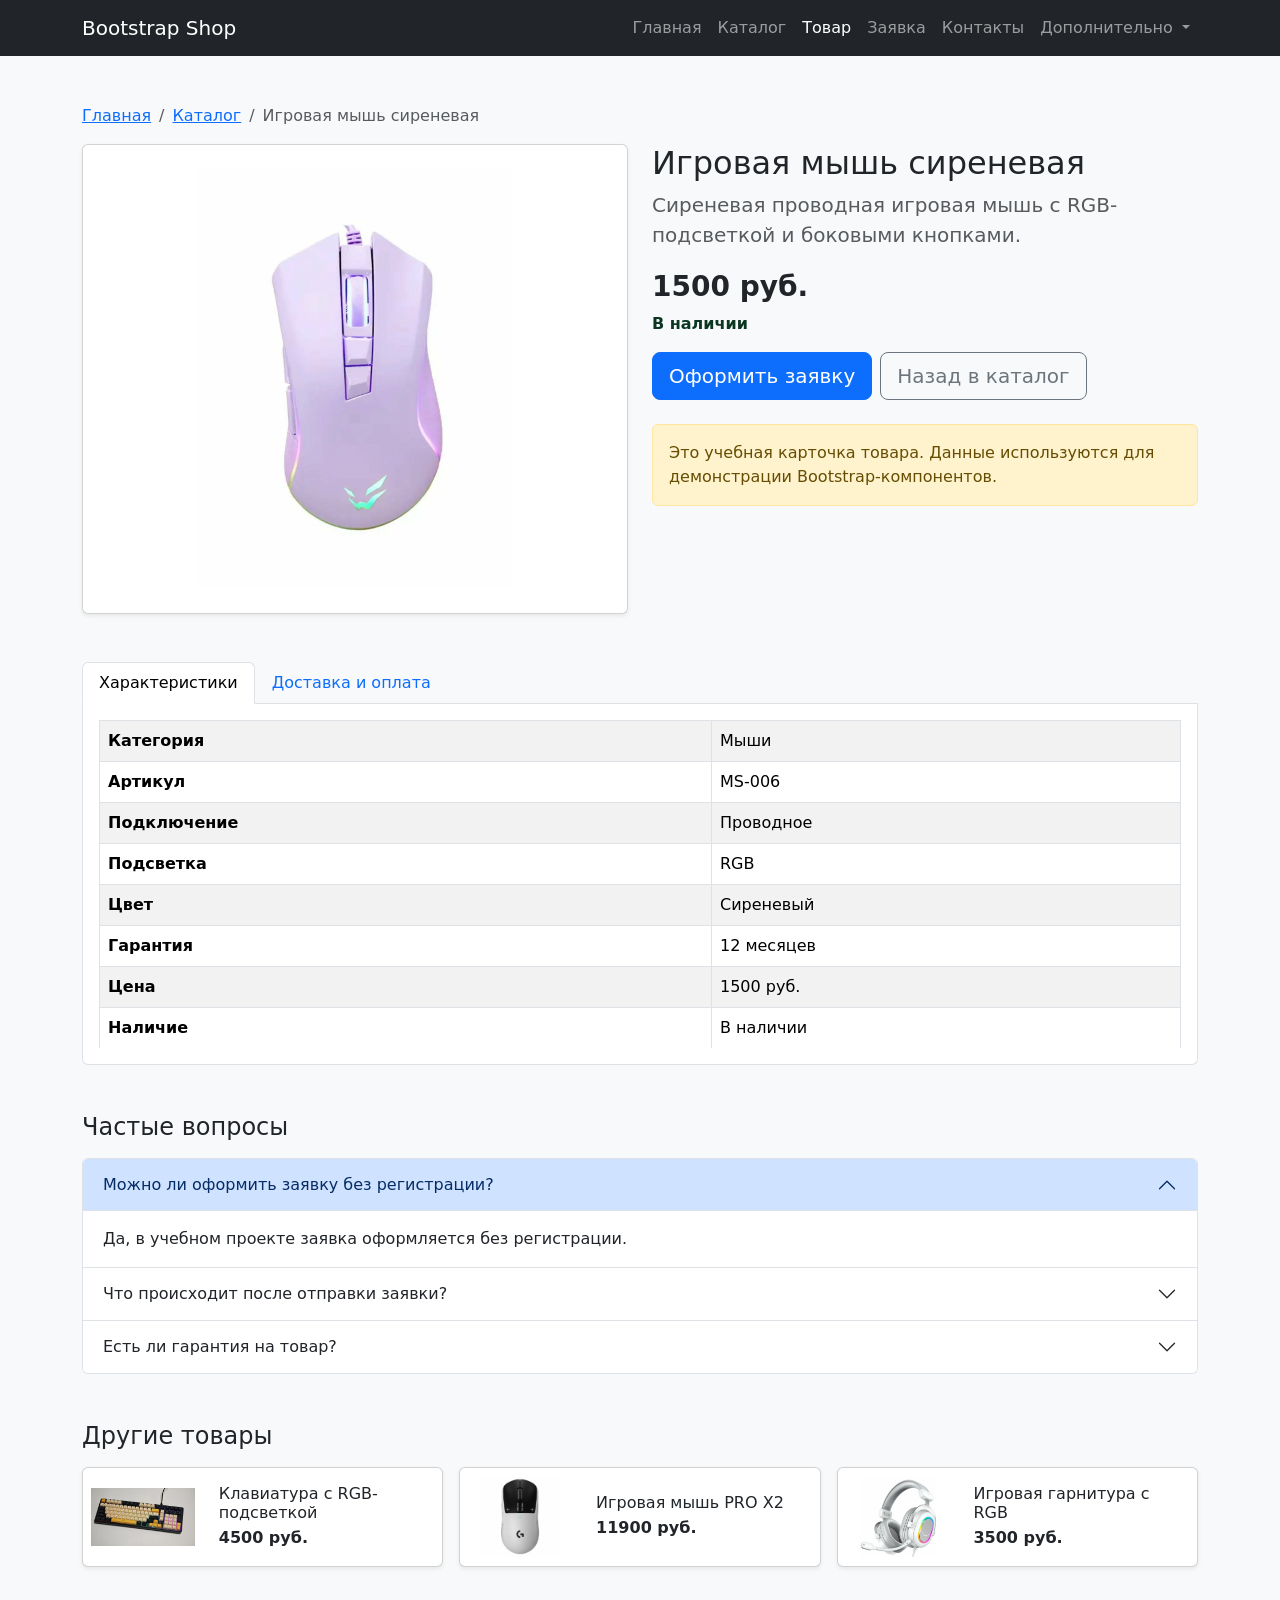
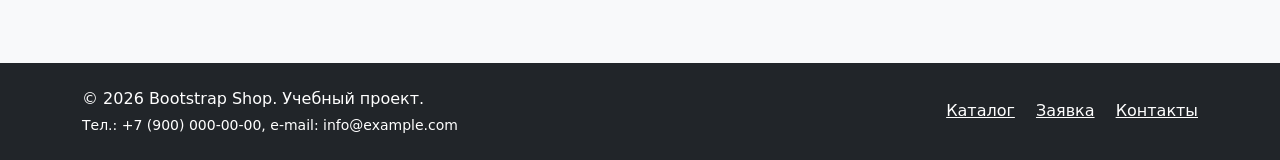
<file: product-6.html>
<!DOCTYPE html>
<html lang="ru">
<head>
  <meta charset="UTF-8">
  <meta name="viewport" content="width=device-width, initial-scale=1.0">
  <meta name="description" content="Карточка товара «Игровая мышь сиреневая»: фото, описание, цена, характеристики и заявка.">
  <title>Игровая мышь сиреневая — Bootstrap Shop</title>
  <link rel="stylesheet" href="vendor/bootstrap/css/bootstrap.min.css">
  <link rel="stylesheet" href="css/custom.css">
</head>
<body class="bg-light">
  <a class="visually-hidden-focusable" href="#main">Перейти к содержимому</a>
  <nav class="navbar navbar-expand-lg navbar-dark bg-dark" aria-label="Основная навигация">
    <div class="container">
      <a class="navbar-brand" href="index.html">Bootstrap Shop</a>
      <button
        class="navbar-toggler"
        type="button"
        data-bs-toggle="collapse"
        data-bs-target="#mainNavbar"
        aria-controls="mainNavbar"
        aria-expanded="false"
        aria-label="Переключить навигацию"
      >
        <span class="navbar-toggler-icon"></span>
      </button>
      <div class="collapse navbar-collapse" id="mainNavbar">
        <ul class="navbar-nav ms-auto">
          <li class="nav-item">
            <a class="nav-link" href="index.html">Главная</a>
          </li>
          <li class="nav-item">
            <a class="nav-link" href="catalog.html">Каталог</a>
          </li>
          <li class="nav-item">
            <a class="nav-link active" aria-current="page" href="product.html">Товар</a>
          </li>
          <li class="nav-item">
            <a class="nav-link" href="order.html">Заявка</a>
          </li>
          <li class="nav-item">
            <a class="nav-link" href="contacts.html">Контакты</a>
          </li>
          <li class="nav-item dropdown">
            <a
              class="nav-link dropdown-toggle"
              href="#"
              role="button"
              data-bs-toggle="dropdown"
              aria-expanded="false"
            >
              Дополнительно
            </a>
            <ul class="dropdown-menu dropdown-menu-end">
              <li><a class="dropdown-item" href="catalog.html">Все товары</a></li>
              <li><a class="dropdown-item" href="order.html">Оформить заявку</a></li>
              <li><a class="dropdown-item" href="index.html#popular">Популярное</a></li>
              <li><a class="dropdown-item" href="contacts.html">Контакты</a></li>
            </ul>
          </li>
        </ul>
      </div>
    </div>
  </nav>

  <main id="main" class="container my-5">
    <nav aria-label="breadcrumb">
      <ol class="breadcrumb">
        <li class="breadcrumb-item"><a href="index.html">Главная</a></li>
        <li class="breadcrumb-item"><a href="catalog.html">Каталог</a></li>
        <li class="breadcrumb-item active" aria-current="page">Игровая мышь сиреневая</li>
      </ol>
    </nav>

    <div class="row g-4">
      <div class="col-12 col-lg-6">
        <div class="card shadow-sm h-100">
          <div class="card-body d-flex align-items-center justify-content-center bg-white rounded p-4">
            <img src="images/product-6.png" class="img-fluid product-page-img" alt="Сиреневая проводная игровая мышь с RGB-подсветкой" width="600" height="800">
          </div>
        </div>
      </div>
      <div class="col-12 col-lg-6">
        
        <h1 class="h2">Игровая мышь сиреневая</h1>
        <p class="lead text-muted">Сиреневая проводная игровая мышь с RGB-подсветкой и боковыми кнопками.</p>
        <p class="fs-3 fw-bold mb-1">1500 руб.</p>
        <p class="text-success-emphasis fw-semibold mb-3">В наличии</p>
        <div class="d-flex flex-wrap gap-2 mb-4">
          <a class="btn btn-primary btn-lg" href="order.html?product=6">Оформить заявку</a>
          <a class="btn btn-outline-secondary btn-lg" href="catalog.html">Назад в каталог</a>
        </div>
        <div class="alert alert-warning" role="alert">
          Это учебная карточка товара. Данные используются для демонстрации Bootstrap-компонентов.
        </div>
      </div>
    </div>

    <!-- Вкладки: характеристики и доставка -->
    <section class="mt-5" aria-label="Информация о товаре">
      <ul class="nav nav-tabs" id="productTabs" role="tablist">
        <li class="nav-item" role="presentation">
          <button class="nav-link active" id="specs-tab" data-bs-toggle="tab" data-bs-target="#specs"
            type="button" role="tab" aria-controls="specs" aria-selected="true">Характеристики</button>
        </li>
        <li class="nav-item" role="presentation">
          <button class="nav-link" id="delivery-tab" data-bs-toggle="tab" data-bs-target="#delivery"
            type="button" role="tab" aria-controls="delivery" aria-selected="false">Доставка и оплата</button>
        </li>
      </ul>
      <div class="tab-content bg-white border border-top-0 rounded-bottom p-3">
        <div class="tab-pane fade show active" id="specs" role="tabpanel" aria-labelledby="specs-tab" tabindex="0">
          <div class="table-responsive">
            <table class="table table-striped table-bordered align-middle mb-0">
              <caption class="visually-hidden">Характеристики товара «Игровая мышь сиреневая»</caption>
              <tbody>
            <tr><th scope="row">Категория</th><td>Мыши</td></tr>
            <tr><th scope="row">Артикул</th><td>MS-006</td></tr>
            <tr><th scope="row">Подключение</th><td>Проводное</td></tr>
            <tr><th scope="row">Подсветка</th><td>RGB</td></tr>
            <tr><th scope="row">Цвет</th><td>Сиреневый</td></tr>
            <tr><th scope="row">Гарантия</th><td>12 месяцев</td></tr>
            <tr><th scope="row">Цена</th><td>1500 руб.</td></tr>
            <tr><th scope="row">Наличие</th><td>В наличии</td></tr>
              </tbody>
            </table>
          </div>
        </div>
        <div class="tab-pane fade" id="delivery" role="tabpanel" aria-labelledby="delivery-tab" tabindex="0">
          <ul class="mb-0">
            <li>Самовывоз — бесплатно.</li>
            <li>Курьерская доставка — по договорённости.</li>
            <li>Оплата при получении или по счёту.</li>
          </ul>
        </div>
      </div>
    </section>

    <!-- Частые вопросы -->
    <section class="mt-5" aria-labelledby="faq-title">
      <h2 class="h4 mb-3" id="faq-title">Частые вопросы</h2>
      <div class="accordion" id="faqAccordion">
        <div class="accordion-item">
          <h3 class="accordion-header">
            <button class="accordion-button" type="button" data-bs-toggle="collapse"
              data-bs-target="#faqOne" aria-expanded="true" aria-controls="faqOne">
              Можно ли оформить заявку без регистрации?
            </button>
          </h3>
          <div id="faqOne" class="accordion-collapse collapse show" data-bs-parent="#faqAccordion">
            <div class="accordion-body">Да, в учебном проекте заявка оформляется без регистрации.</div>
          </div>
        </div>
        <div class="accordion-item">
          <h3 class="accordion-header">
            <button class="accordion-button collapsed" type="button" data-bs-toggle="collapse"
              data-bs-target="#faqTwo" aria-expanded="false" aria-controls="faqTwo">
              Что происходит после отправки заявки?
            </button>
          </h3>
          <div id="faqTwo" class="accordion-collapse collapse" data-bs-parent="#faqAccordion">
            <div class="accordion-body">Менеджер проверяет заявку и связывается с вами в выбранную дату.</div>
          </div>
        </div>
        <div class="accordion-item">
          <h3 class="accordion-header">
            <button class="accordion-button collapsed" type="button" data-bs-toggle="collapse"
              data-bs-target="#faqThree" aria-expanded="false" aria-controls="faqThree">
              Есть ли гарантия на товар?
            </button>
          </h3>
          <div id="faqThree" class="accordion-collapse collapse" data-bs-parent="#faqAccordion">
            <div class="accordion-body">Да, гарантия на товар — 12 месяцев.</div>
          </div>
        </div>
      </div>
    </section>

    <!-- Другие товары -->
    <section class="mt-5" aria-labelledby="other-title">
      <h2 class="h4 mb-3" id="other-title">Другие товары</h2>
      <div class="row g-3">
      <div class="col-12 col-md-6 col-lg-4">
        <a class="card h-100 text-decoration-none text-body shadow-sm" href="product.html">
          <div class="row g-0 align-items-center h-100">
            <div class="col-4">
              <img src="images/product-1.png" class="img-fluid other-img" alt="Клавиатура с цифровым блоком, чёрно-бежево-жёлтые клавиши, RGB-подсветка" width="760" height="428" loading="lazy">
            </div>
            <div class="col-8">
              <div class="card-body">
                <h3 class="card-title h6 mb-1">Клавиатура с RGB-подсветкой</h3>
                <p class="card-text fw-bold mb-0">4500 руб.</p>
              </div>
            </div>
          </div>
        </a>
      </div>
      <div class="col-12 col-md-6 col-lg-4">
        <a class="card h-100 text-decoration-none text-body shadow-sm" href="product-2.html">
          <div class="row g-0 align-items-center h-100">
            <div class="col-4">
              <img src="images/product-2.png" class="img-fluid other-img" alt="Белая игровая мышь PRO X2 с чёрной верхней панелью, вид сверху" width="779" height="800" loading="lazy">
            </div>
            <div class="col-8">
              <div class="card-body">
                <h3 class="card-title h6 mb-1">Игровая мышь PRO X2</h3>
                <p class="card-text fw-bold mb-0">11900 руб.</p>
              </div>
            </div>
          </div>
        </a>
      </div>
      <div class="col-12 col-md-6 col-lg-4">
        <a class="card h-100 text-decoration-none text-body shadow-sm" href="product-3.html">
          <div class="row g-0 align-items-center h-100">
            <div class="col-4">
              <img src="images/product-3.png" class="img-fluid other-img" alt="Белая игровая гарнитура с RGB-кольцом на чашке и микрофоном" width="307" height="320" loading="lazy">
            </div>
            <div class="col-8">
              <div class="card-body">
                <h3 class="card-title h6 mb-1">Игровая гарнитура с RGB</h3>
                <p class="card-text fw-bold mb-0">3500 руб.</p>
              </div>
            </div>
          </div>
        </a>
      </div>
      </div>
    </section>
  </main>

  <footer class="bg-dark text-white py-4 mt-5">
    <div class="container">
      <div class="row align-items-center g-3">
        <div class="col-12 col-md-6">
          <p class="mb-1">&copy; 2026 Bootstrap Shop. Учебный проект.</p>
          <p class="mb-0 small">Тел.: +7 (900) 000-00-00, e-mail: info@example.com</p>
        </div>
        <div class="col-12 col-md-6 text-md-end">
          <a class="text-white me-3" href="catalog.html">Каталог</a>
          <a class="text-white me-3" href="order.html">Заявка</a>
          <a class="text-white" href="contacts.html">Контакты</a>
        </div>
      </div>
    </div>
  </footer>

  <script src="vendor/bootstrap/js/bootstrap.bundle.min.js"></script>
  <script src="js/main.js"></script>
</body>
</html>
</file>
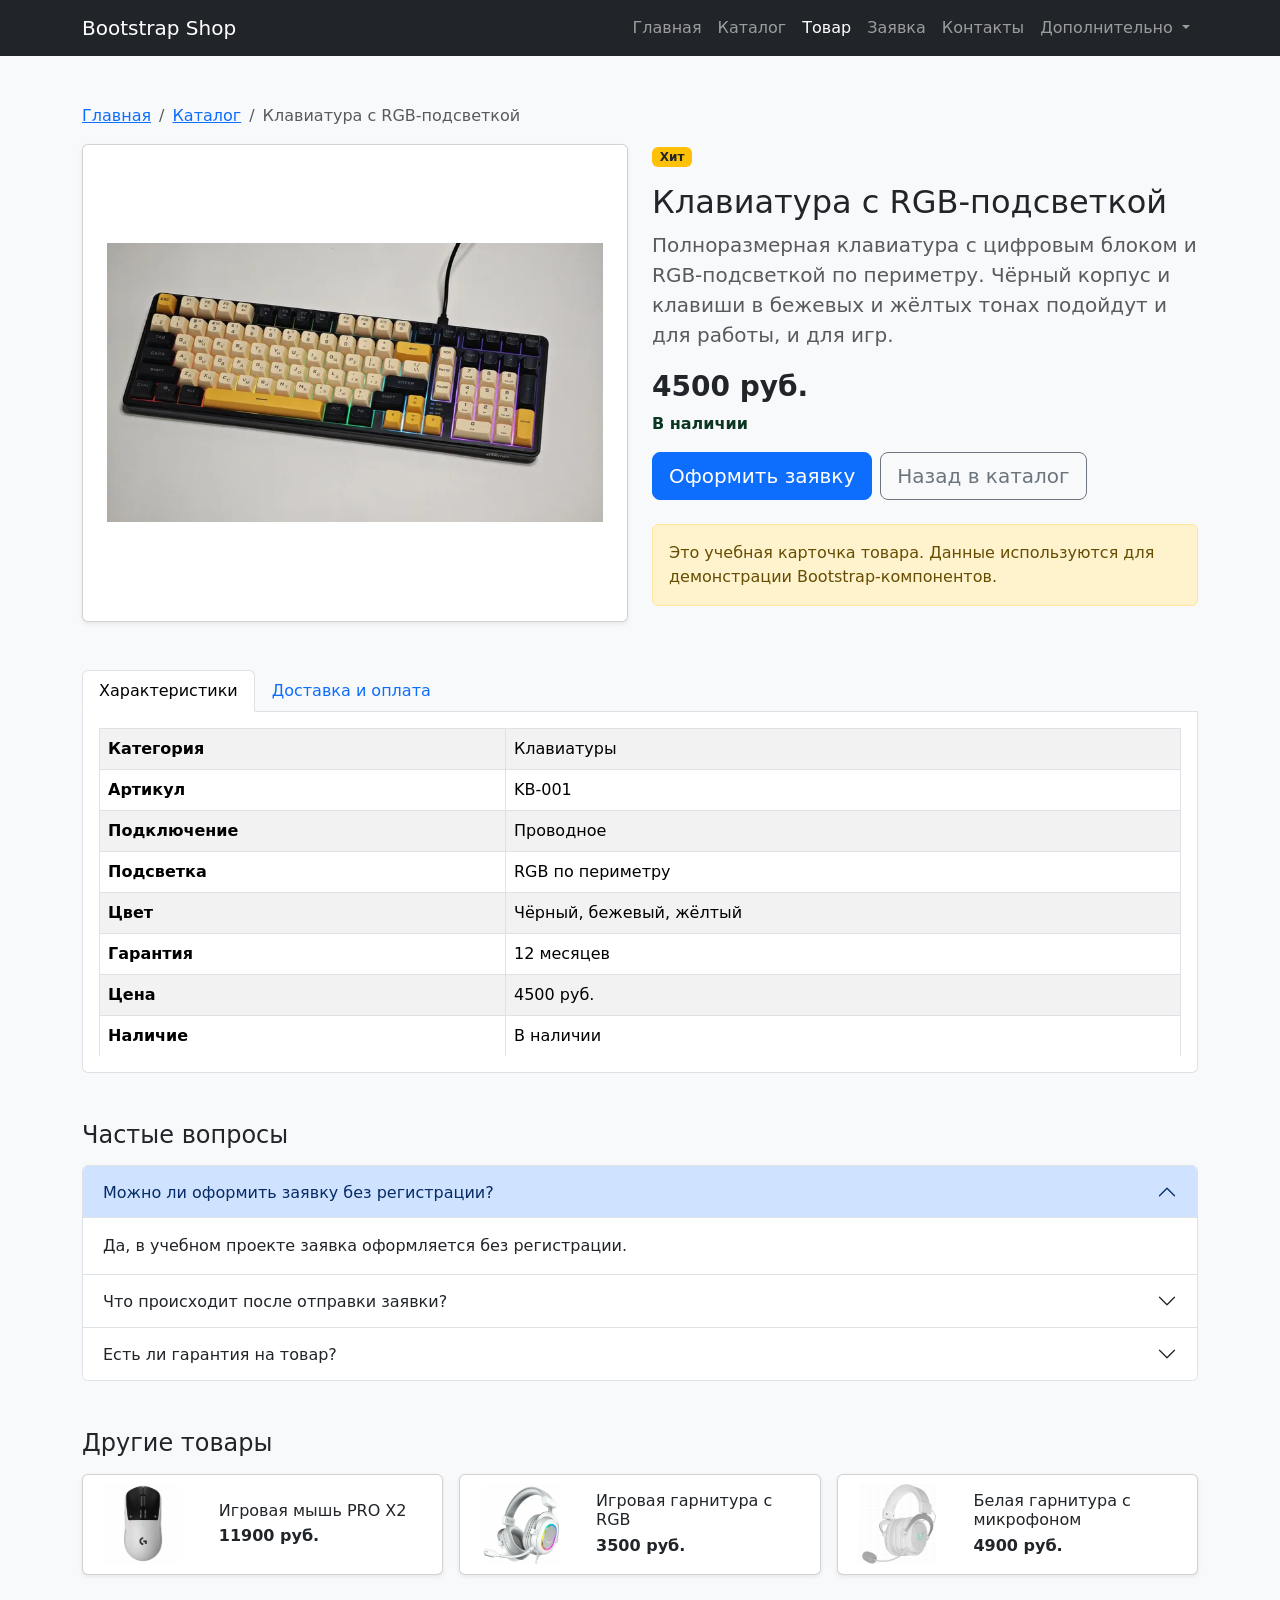
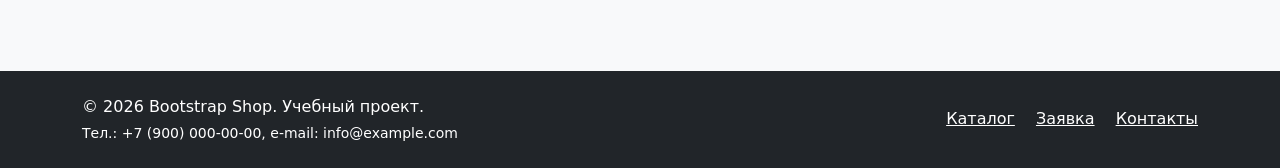
<file: product.html>
<!DOCTYPE html>
<html lang="ru">
<head>
  <meta charset="UTF-8">
  <meta name="viewport" content="width=device-width, initial-scale=1.0">
  <meta name="description" content="Карточка товара «Клавиатура с RGB-подсветкой»: фото, описание, цена, характеристики и заявка.">
  <title>Клавиатура с RGB-подсветкой — Bootstrap Shop</title>
  <link rel="stylesheet" href="vendor/bootstrap/css/bootstrap.min.css">
  <link rel="stylesheet" href="css/custom.css">
</head>
<body class="bg-light">
  <a class="visually-hidden-focusable" href="#main">Перейти к содержимому</a>
  <nav class="navbar navbar-expand-lg navbar-dark bg-dark" aria-label="Основная навигация">
    <div class="container">
      <a class="navbar-brand" href="index.html">Bootstrap Shop</a>
      <button
        class="navbar-toggler"
        type="button"
        data-bs-toggle="collapse"
        data-bs-target="#mainNavbar"
        aria-controls="mainNavbar"
        aria-expanded="false"
        aria-label="Переключить навигацию"
      >
        <span class="navbar-toggler-icon"></span>
      </button>
      <div class="collapse navbar-collapse" id="mainNavbar">
        <ul class="navbar-nav ms-auto">
          <li class="nav-item">
            <a class="nav-link" href="index.html">Главная</a>
          </li>
          <li class="nav-item">
            <a class="nav-link" href="catalog.html">Каталог</a>
          </li>
          <li class="nav-item">
            <a class="nav-link active" aria-current="page" href="product.html">Товар</a>
          </li>
          <li class="nav-item">
            <a class="nav-link" href="order.html">Заявка</a>
          </li>
          <li class="nav-item">
            <a class="nav-link" href="contacts.html">Контакты</a>
          </li>
          <li class="nav-item dropdown">
            <a
              class="nav-link dropdown-toggle"
              href="#"
              role="button"
              data-bs-toggle="dropdown"
              aria-expanded="false"
            >
              Дополнительно
            </a>
            <ul class="dropdown-menu dropdown-menu-end">
              <li><a class="dropdown-item" href="catalog.html">Все товары</a></li>
              <li><a class="dropdown-item" href="order.html">Оформить заявку</a></li>
              <li><a class="dropdown-item" href="index.html#popular">Популярное</a></li>
              <li><a class="dropdown-item" href="contacts.html">Контакты</a></li>
            </ul>
          </li>
        </ul>
      </div>
    </div>
  </nav>

  <main id="main" class="container my-5">
    <nav aria-label="breadcrumb">
      <ol class="breadcrumb">
        <li class="breadcrumb-item"><a href="index.html">Главная</a></li>
        <li class="breadcrumb-item"><a href="catalog.html">Каталог</a></li>
        <li class="breadcrumb-item active" aria-current="page">Клавиатура с RGB-подсветкой</li>
      </ol>
    </nav>

    <div class="row g-4">
      <div class="col-12 col-lg-6">
        <div class="card shadow-sm h-100">
          <div class="card-body d-flex align-items-center justify-content-center bg-white rounded p-4">
            <img src="images/product-1.png" class="img-fluid product-page-img" alt="Клавиатура с цифровым блоком, чёрно-бежево-жёлтые клавиши, RGB-подсветка" width="760" height="428">
          </div>
        </div>
      </div>
      <div class="col-12 col-lg-6">
        <span class="badge bg-warning text-dark mb-3">Хит</span>
        <h1 class="h2">Клавиатура с RGB-подсветкой</h1>
        <p class="lead text-muted">Полноразмерная клавиатура с цифровым блоком и RGB-подсветкой по периметру. Чёрный корпус и клавиши в бежевых и жёлтых тонах подойдут и для работы, и для игр.</p>
        <p class="fs-3 fw-bold mb-1">4500 руб.</p>
        <p class="text-success-emphasis fw-semibold mb-3">В наличии</p>
        <div class="d-flex flex-wrap gap-2 mb-4">
          <a class="btn btn-primary btn-lg" href="order.html?product=1">Оформить заявку</a>
          <a class="btn btn-outline-secondary btn-lg" href="catalog.html">Назад в каталог</a>
        </div>
        <div class="alert alert-warning" role="alert">
          Это учебная карточка товара. Данные используются для демонстрации Bootstrap-компонентов.
        </div>
      </div>
    </div>

    <!-- Вкладки: характеристики и доставка -->
    <section class="mt-5" aria-label="Информация о товаре">
      <ul class="nav nav-tabs" id="productTabs" role="tablist">
        <li class="nav-item" role="presentation">
          <button class="nav-link active" id="specs-tab" data-bs-toggle="tab" data-bs-target="#specs"
            type="button" role="tab" aria-controls="specs" aria-selected="true">Характеристики</button>
        </li>
        <li class="nav-item" role="presentation">
          <button class="nav-link" id="delivery-tab" data-bs-toggle="tab" data-bs-target="#delivery"
            type="button" role="tab" aria-controls="delivery" aria-selected="false">Доставка и оплата</button>
        </li>
      </ul>
      <div class="tab-content bg-white border border-top-0 rounded-bottom p-3">
        <div class="tab-pane fade show active" id="specs" role="tabpanel" aria-labelledby="specs-tab" tabindex="0">
          <div class="table-responsive">
            <table class="table table-striped table-bordered align-middle mb-0">
              <caption class="visually-hidden">Характеристики товара «Клавиатура с RGB-подсветкой»</caption>
              <tbody>
            <tr><th scope="row">Категория</th><td>Клавиатуры</td></tr>
            <tr><th scope="row">Артикул</th><td>KB-001</td></tr>
            <tr><th scope="row">Подключение</th><td>Проводное</td></tr>
            <tr><th scope="row">Подсветка</th><td>RGB по периметру</td></tr>
            <tr><th scope="row">Цвет</th><td>Чёрный, бежевый, жёлтый</td></tr>
            <tr><th scope="row">Гарантия</th><td>12 месяцев</td></tr>
            <tr><th scope="row">Цена</th><td>4500 руб.</td></tr>
            <tr><th scope="row">Наличие</th><td>В наличии</td></tr>
              </tbody>
            </table>
          </div>
        </div>
        <div class="tab-pane fade" id="delivery" role="tabpanel" aria-labelledby="delivery-tab" tabindex="0">
          <ul class="mb-0">
            <li>Самовывоз — бесплатно.</li>
            <li>Курьерская доставка — по договорённости.</li>
            <li>Оплата при получении или по счёту.</li>
          </ul>
        </div>
      </div>
    </section>

    <!-- Частые вопросы -->
    <section class="mt-5" aria-labelledby="faq-title">
      <h2 class="h4 mb-3" id="faq-title">Частые вопросы</h2>
      <div class="accordion" id="faqAccordion">
        <div class="accordion-item">
          <h3 class="accordion-header">
            <button class="accordion-button" type="button" data-bs-toggle="collapse"
              data-bs-target="#faqOne" aria-expanded="true" aria-controls="faqOne">
              Можно ли оформить заявку без регистрации?
            </button>
          </h3>
          <div id="faqOne" class="accordion-collapse collapse show" data-bs-parent="#faqAccordion">
            <div class="accordion-body">Да, в учебном проекте заявка оформляется без регистрации.</div>
          </div>
        </div>
        <div class="accordion-item">
          <h3 class="accordion-header">
            <button class="accordion-button collapsed" type="button" data-bs-toggle="collapse"
              data-bs-target="#faqTwo" aria-expanded="false" aria-controls="faqTwo">
              Что происходит после отправки заявки?
            </button>
          </h3>
          <div id="faqTwo" class="accordion-collapse collapse" data-bs-parent="#faqAccordion">
            <div class="accordion-body">Менеджер проверяет заявку и связывается с вами в выбранную дату.</div>
          </div>
        </div>
        <div class="accordion-item">
          <h3 class="accordion-header">
            <button class="accordion-button collapsed" type="button" data-bs-toggle="collapse"
              data-bs-target="#faqThree" aria-expanded="false" aria-controls="faqThree">
              Есть ли гарантия на товар?
            </button>
          </h3>
          <div id="faqThree" class="accordion-collapse collapse" data-bs-parent="#faqAccordion">
            <div class="accordion-body">Да, гарантия на товар — 12 месяцев.</div>
          </div>
        </div>
      </div>
    </section>

    <!-- Другие товары -->
    <section class="mt-5" aria-labelledby="other-title">
      <h2 class="h4 mb-3" id="other-title">Другие товары</h2>
      <div class="row g-3">
      <div class="col-12 col-md-6 col-lg-4">
        <a class="card h-100 text-decoration-none text-body shadow-sm" href="product-2.html">
          <div class="row g-0 align-items-center h-100">
            <div class="col-4">
              <img src="images/product-2.png" class="img-fluid other-img" alt="Белая игровая мышь PRO X2 с чёрной верхней панелью, вид сверху" width="779" height="800" loading="lazy">
            </div>
            <div class="col-8">
              <div class="card-body">
                <h3 class="card-title h6 mb-1">Игровая мышь PRO X2</h3>
                <p class="card-text fw-bold mb-0">11900 руб.</p>
              </div>
            </div>
          </div>
        </a>
      </div>
      <div class="col-12 col-md-6 col-lg-4">
        <a class="card h-100 text-decoration-none text-body shadow-sm" href="product-3.html">
          <div class="row g-0 align-items-center h-100">
            <div class="col-4">
              <img src="images/product-3.png" class="img-fluid other-img" alt="Белая игровая гарнитура с RGB-кольцом на чашке и микрофоном" width="307" height="320" loading="lazy">
            </div>
            <div class="col-8">
              <div class="card-body">
                <h3 class="card-title h6 mb-1">Игровая гарнитура с RGB</h3>
                <p class="card-text fw-bold mb-0">3500 руб.</p>
              </div>
            </div>
          </div>
        </a>
      </div>
      <div class="col-12 col-md-6 col-lg-4">
        <a class="card h-100 text-decoration-none text-body shadow-sm" href="product-4.html">
          <div class="row g-0 align-items-center h-100">
            <div class="col-4">
              <img src="images/product-4.png" class="img-fluid other-img" alt="Белая гарнитура с микрофоном и подсвеченным логотипом на чашке" width="320" height="320" loading="lazy">
            </div>
            <div class="col-8">
              <div class="card-body">
                <h3 class="card-title h6 mb-1">Белая гарнитура с микрофоном</h3>
                <p class="card-text fw-bold mb-0">4900 руб.</p>
              </div>
            </div>
          </div>
        </a>
      </div>
      </div>
    </section>
  </main>

  <footer class="bg-dark text-white py-4 mt-5">
    <div class="container">
      <div class="row align-items-center g-3">
        <div class="col-12 col-md-6">
          <p class="mb-1">&copy; 2026 Bootstrap Shop. Учебный проект.</p>
          <p class="mb-0 small">Тел.: +7 (900) 000-00-00, e-mail: info@example.com</p>
        </div>
        <div class="col-12 col-md-6 text-md-end">
          <a class="text-white me-3" href="catalog.html">Каталог</a>
          <a class="text-white me-3" href="order.html">Заявка</a>
          <a class="text-white" href="contacts.html">Контакты</a>
        </div>
      </div>
    </div>
  </footer>

  <script src="vendor/bootstrap/js/bootstrap.bundle.min.js"></script>
  <script src="js/main.js"></script>
</body>
</html>
</file>
<file: css/custom.css>
/* Минимальные доработки поверх Bootstrap. Подключается после bootstrap.min.css */

body {
  min-height: 100vh;
  display: flex;
  flex-direction: column;
}

/* Основное содержимое занимает свободное место, подвал прижат к низу экрана */
main {
  flex: 1 0 auto;
}

footer {
  flex-shrink: 0;
}

/* Фото товара в карточке каталога: целиком, без обрезки */
.card-img-top.product-img {
  height: 200px;
  object-fit: contain;
  padding: 1rem;
  background-color: #fff;
}

/* Слайды карусели на главной */
.carousel-img {
  height: 300px;
  object-fit: contain;
}

/* Стрелки карусели: тёмный круг с белой иконкой, виден на любом фото */
.carousel-control-prev-icon,
.carousel-control-next-icon {
  width: 2.5rem;
  height: 2.5rem;
  background-color: rgba(33, 37, 41, 0.75);
  background-size: 50%;
  border-radius: 50%;
}

.carousel-control-prev,
.carousel-control-next {
  opacity: 1;
}

.carousel-indicators [data-bs-target] {
  background-color: #212529;
}

.carousel-indicators-bottom {
  position: static;
  margin: 0 0 0.5rem;
}

/* Крупное фото на странице товара */
.product-page-img {
  max-height: 420px;
  object-fit: contain;
}

/* Миниатюра в блоке «Другие товары» */
.other-img {
  max-height: 96px;
  object-fit: contain;
  padding: 0.5rem;
}

/* Заметный фокус для навигации с клавиатуры */
:focus-visible {
  outline: 3px solid #0d6efd;
  outline-offset: 2px;
}
</file>
